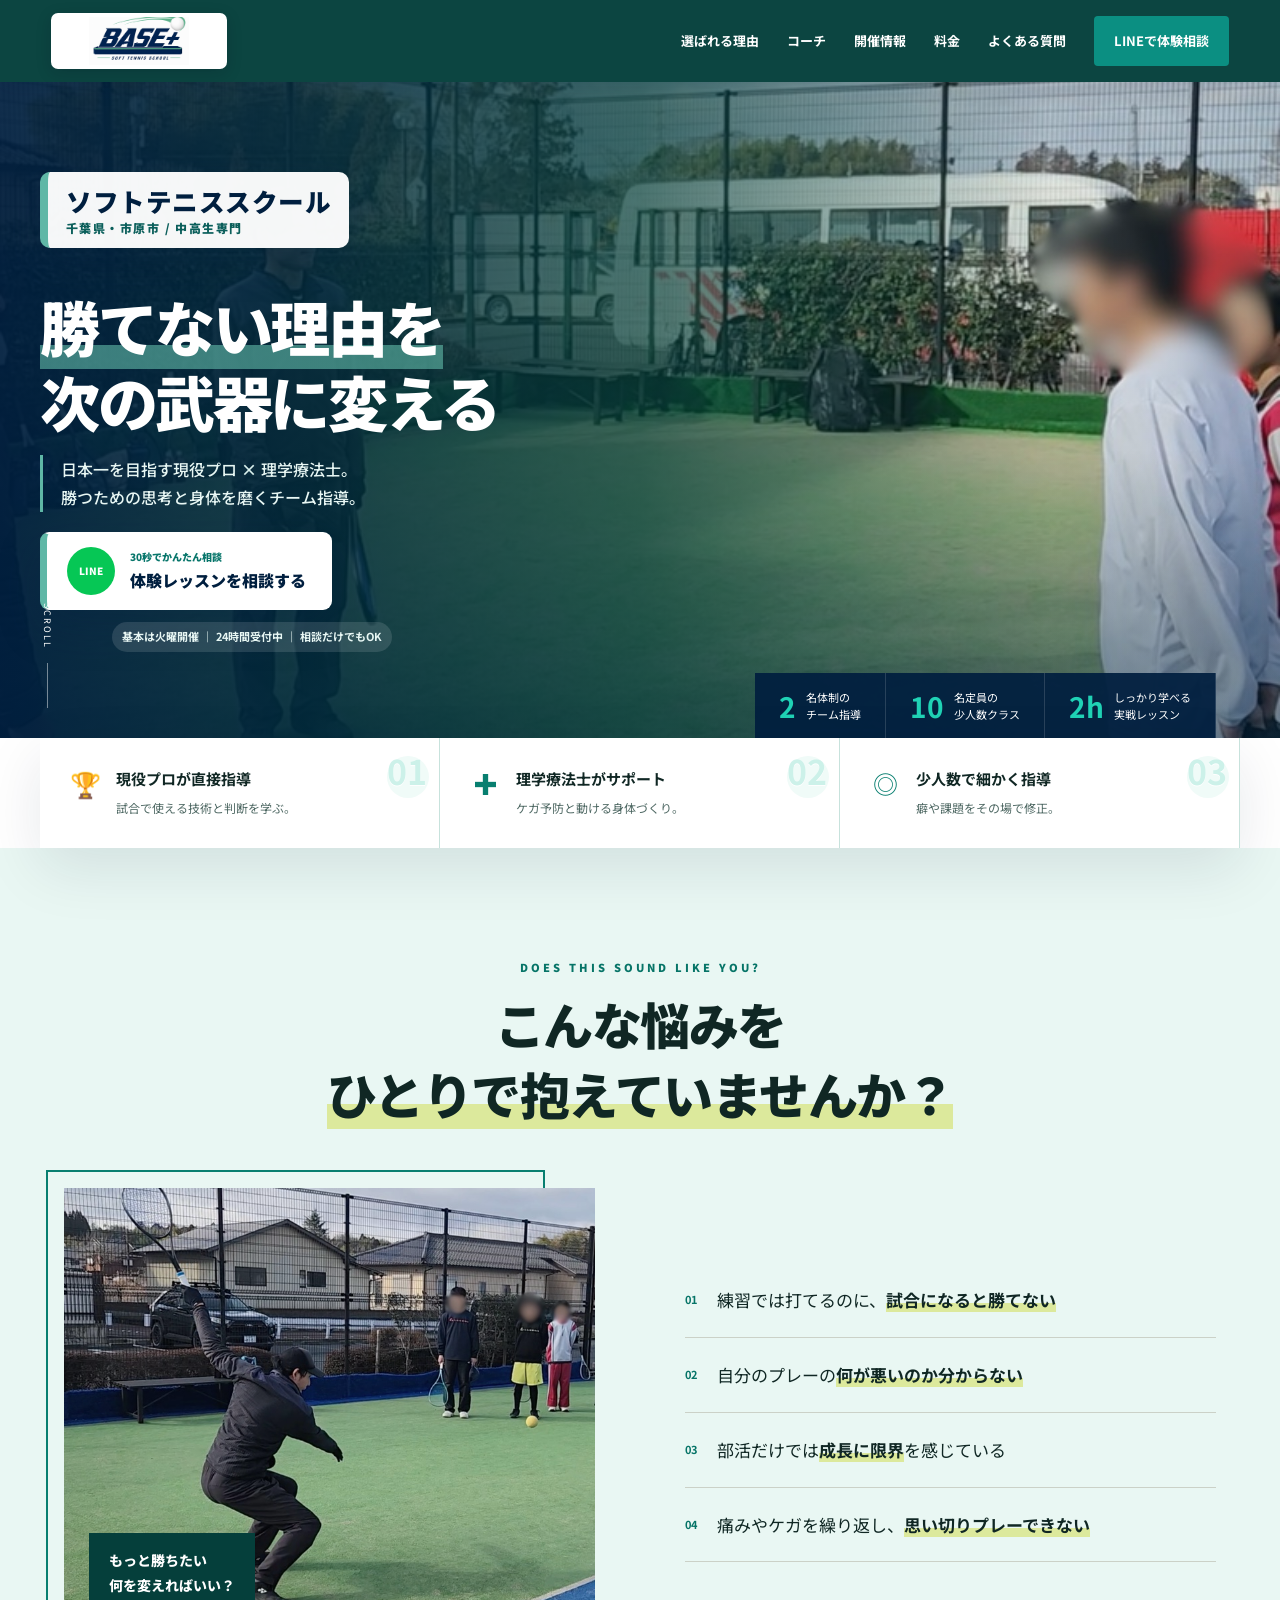
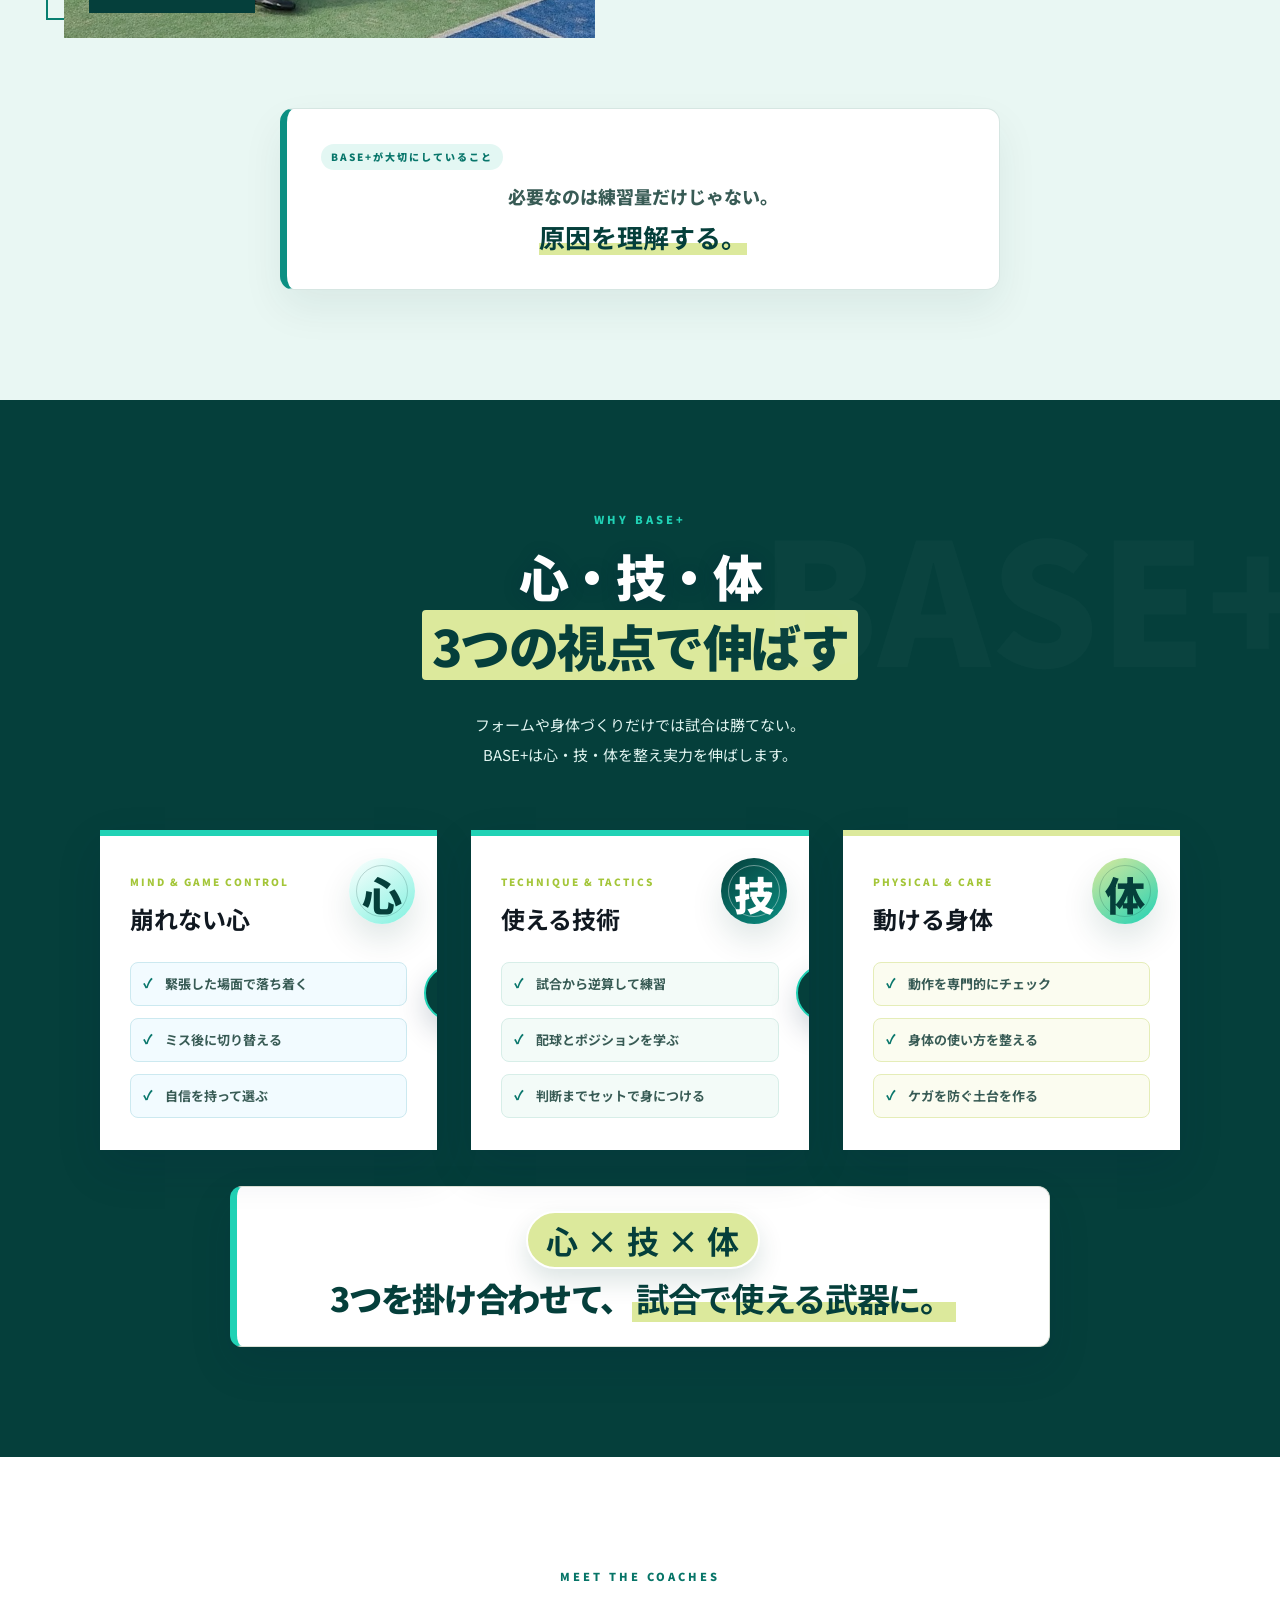
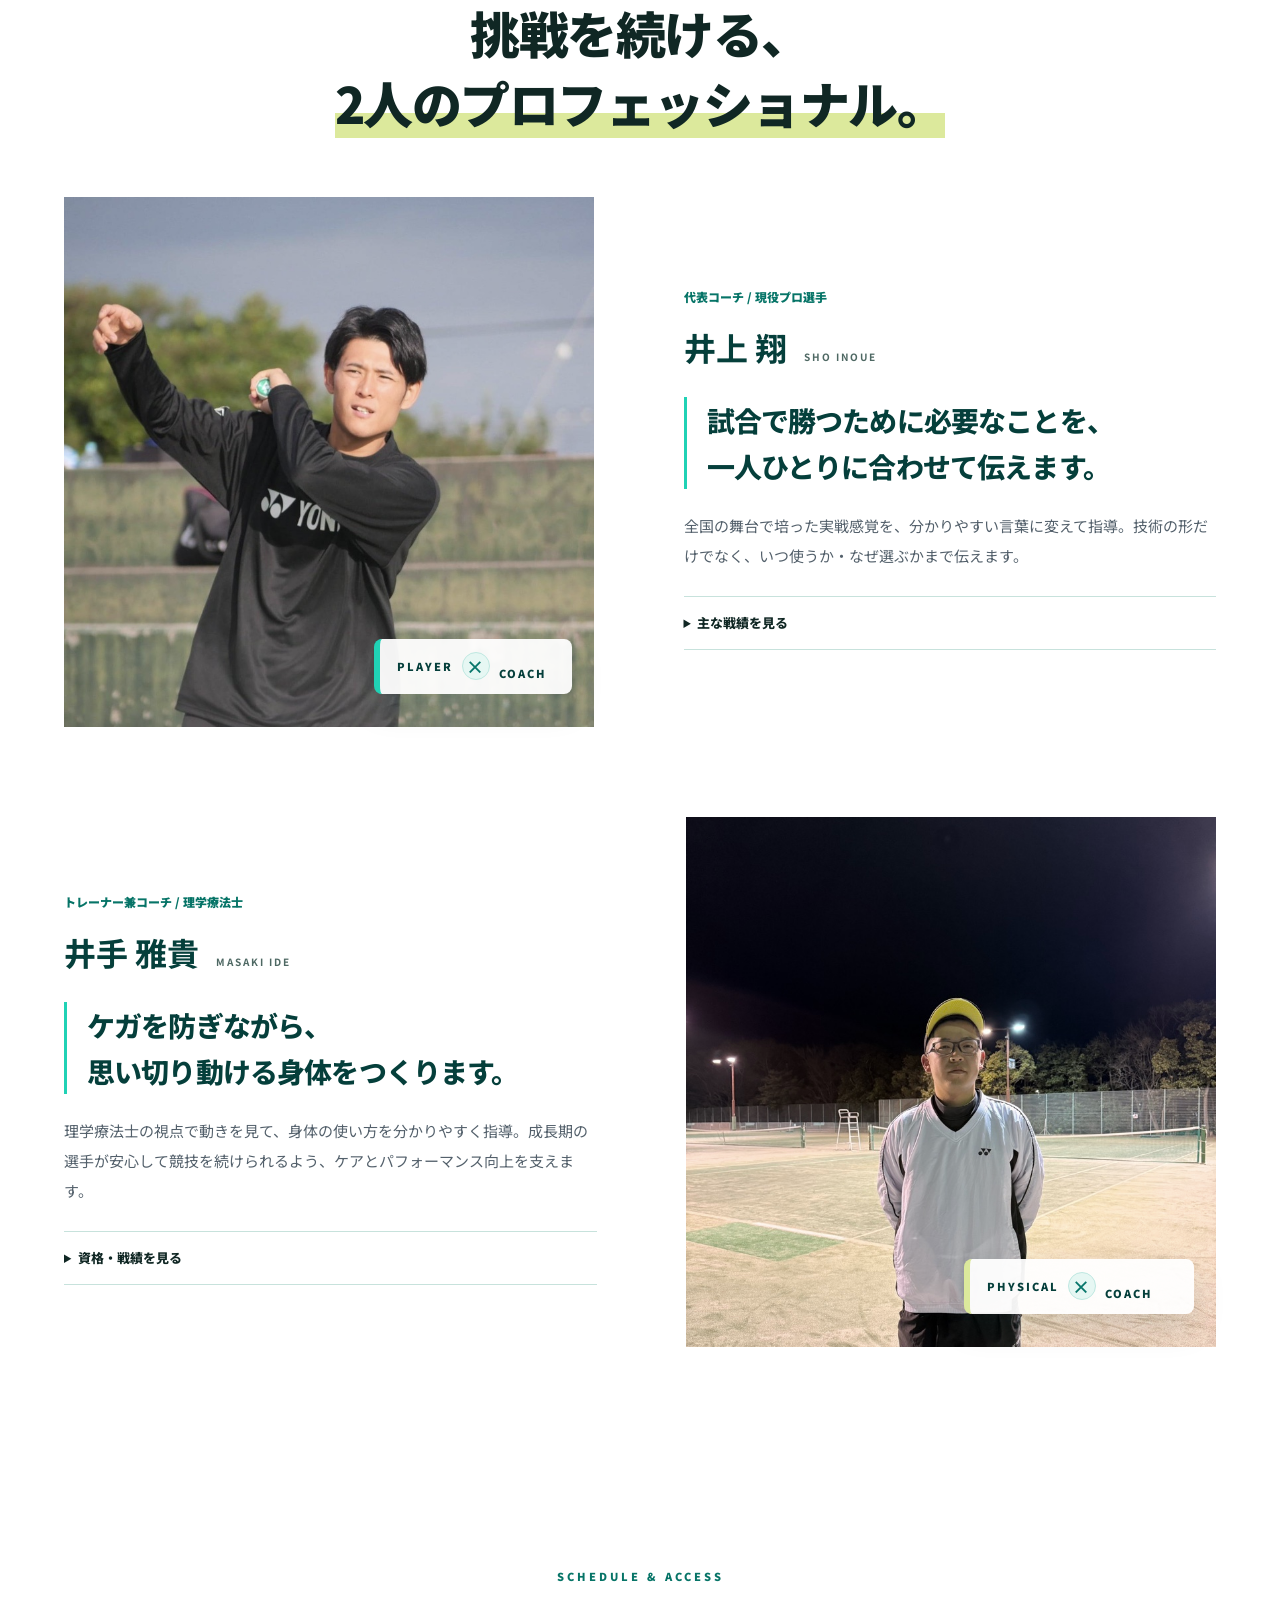
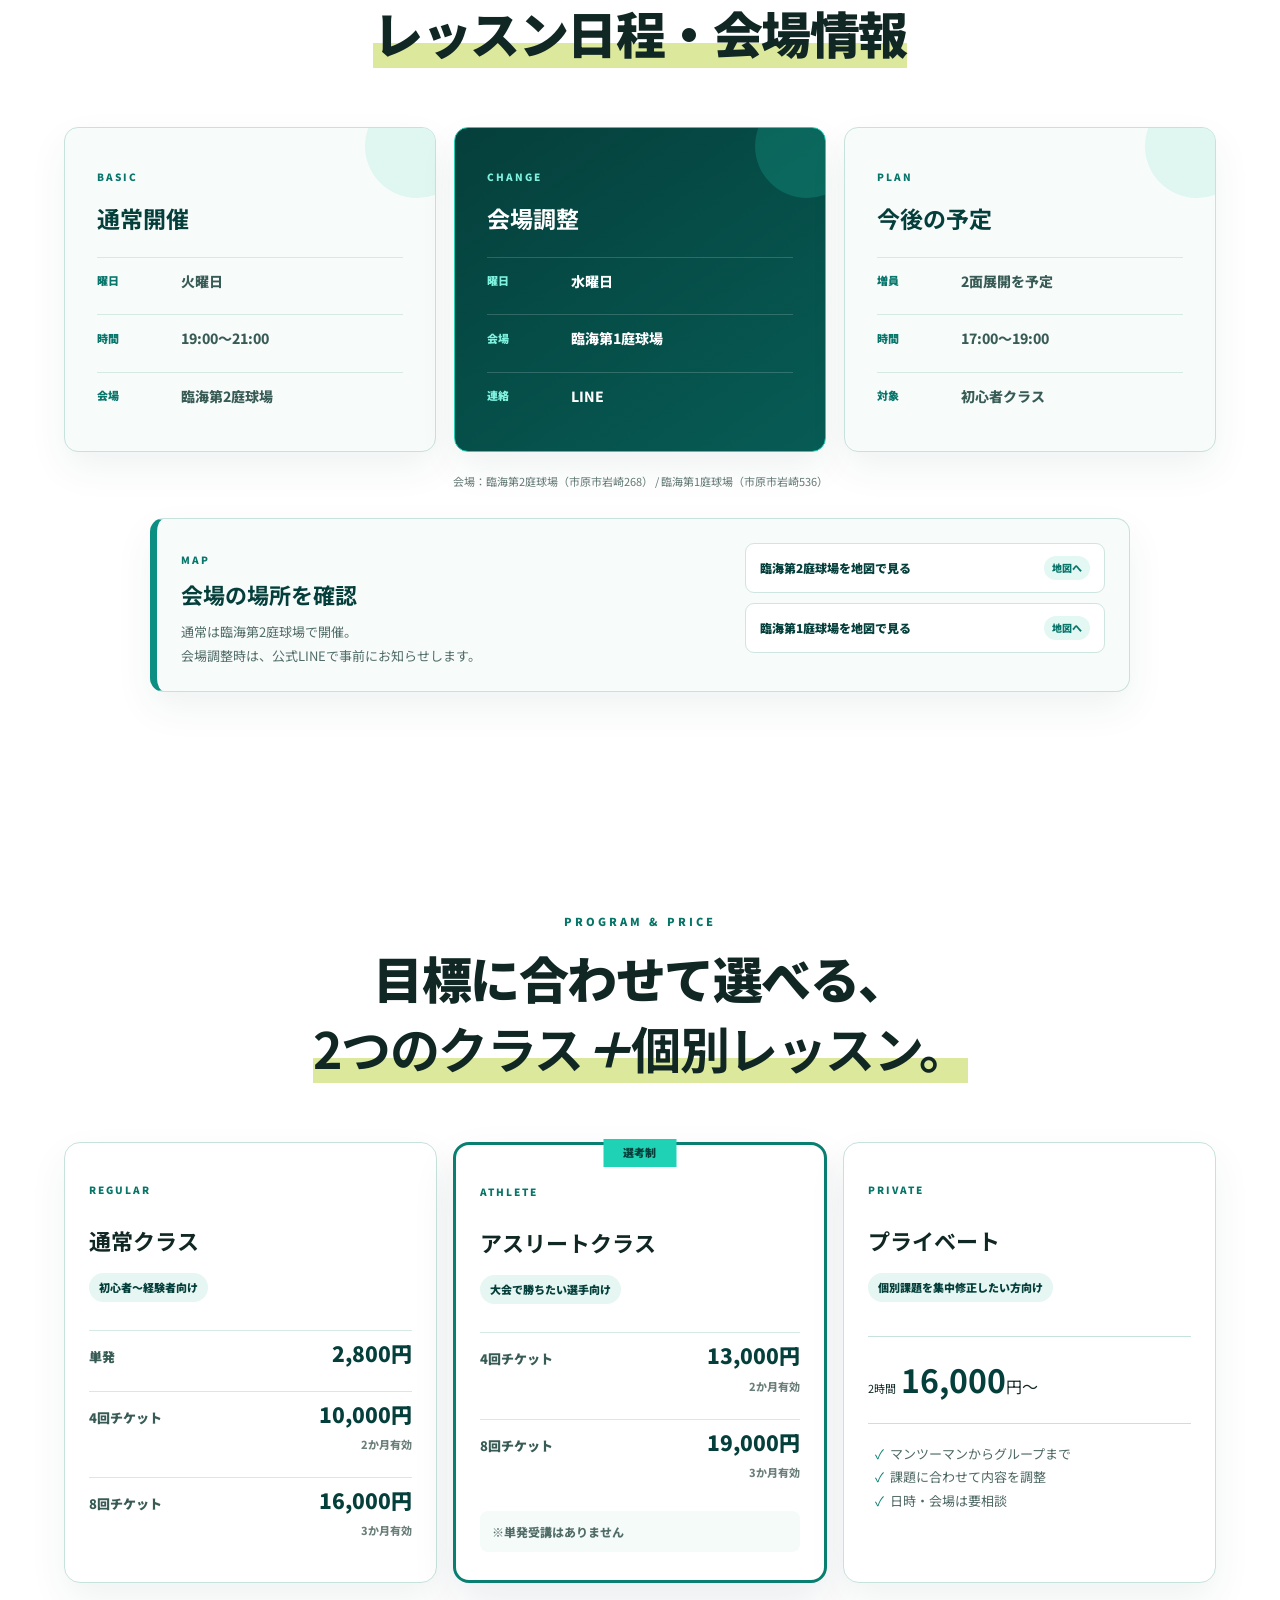
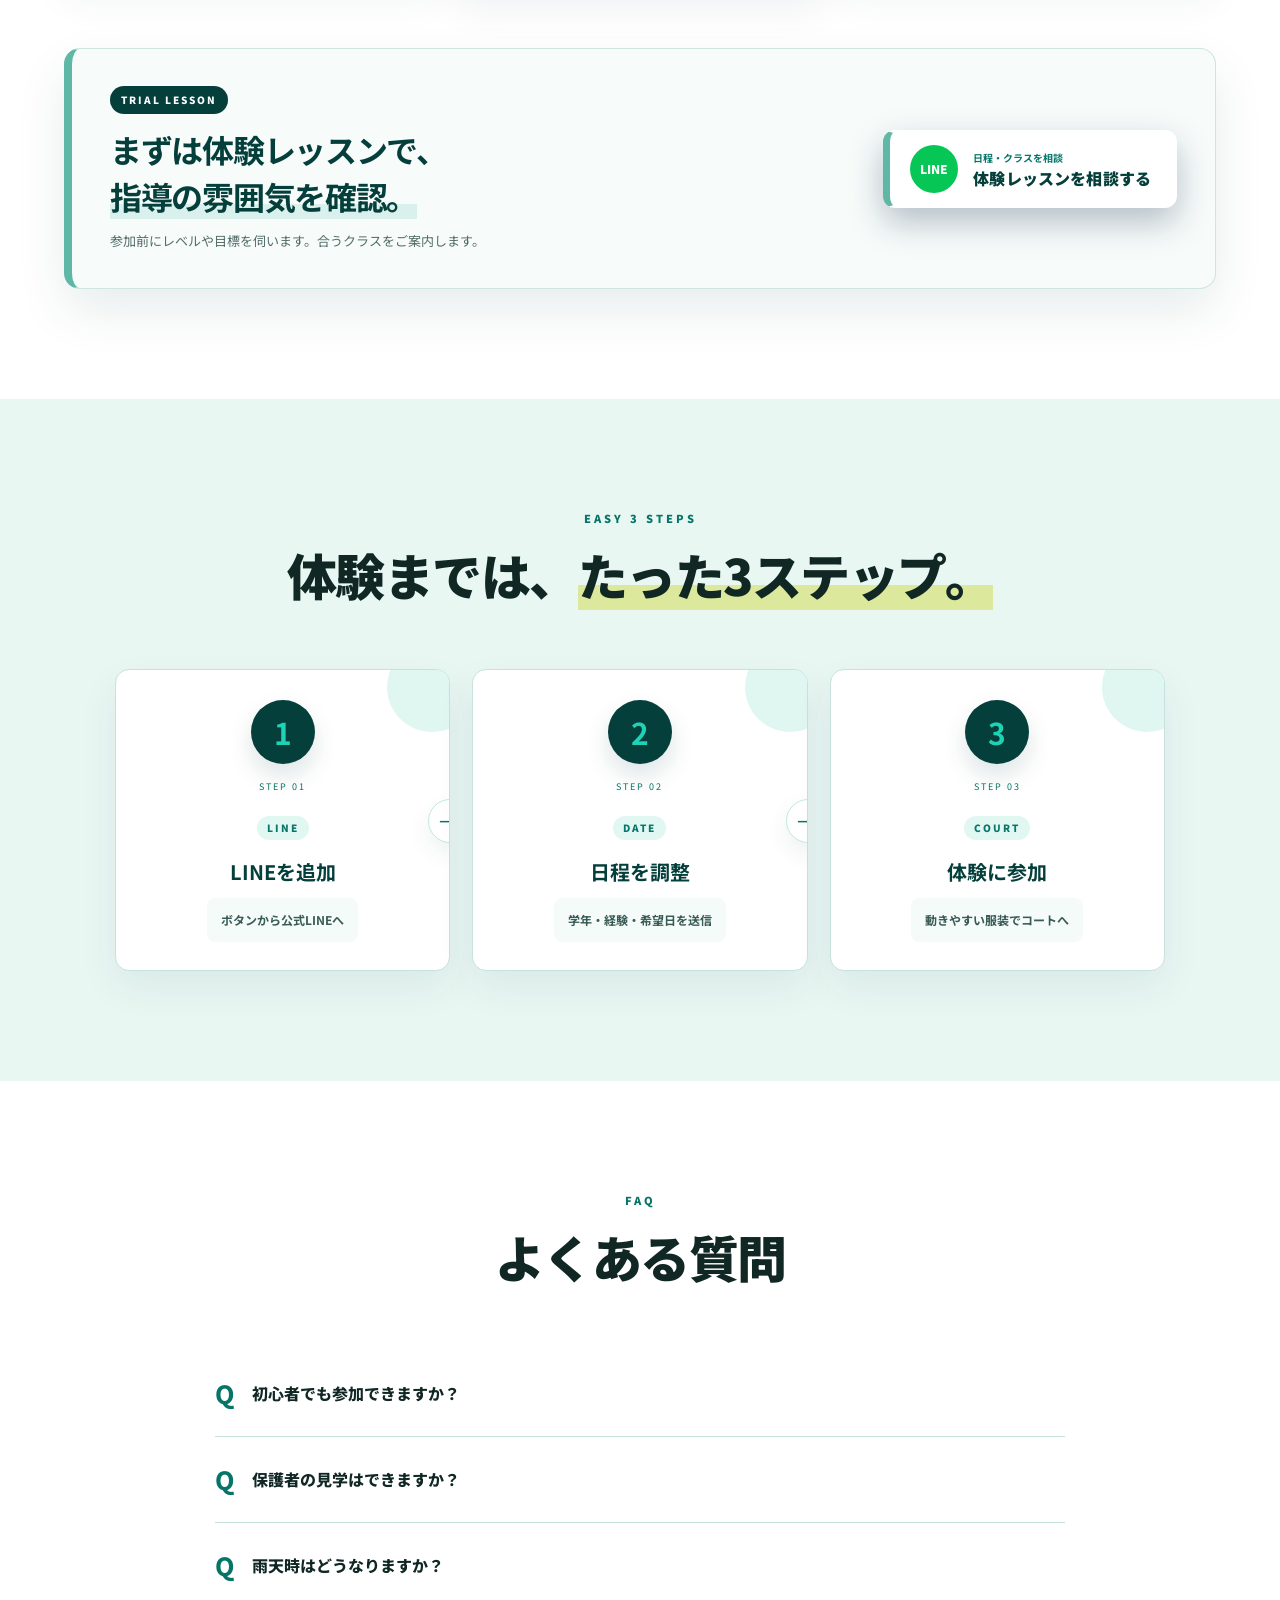
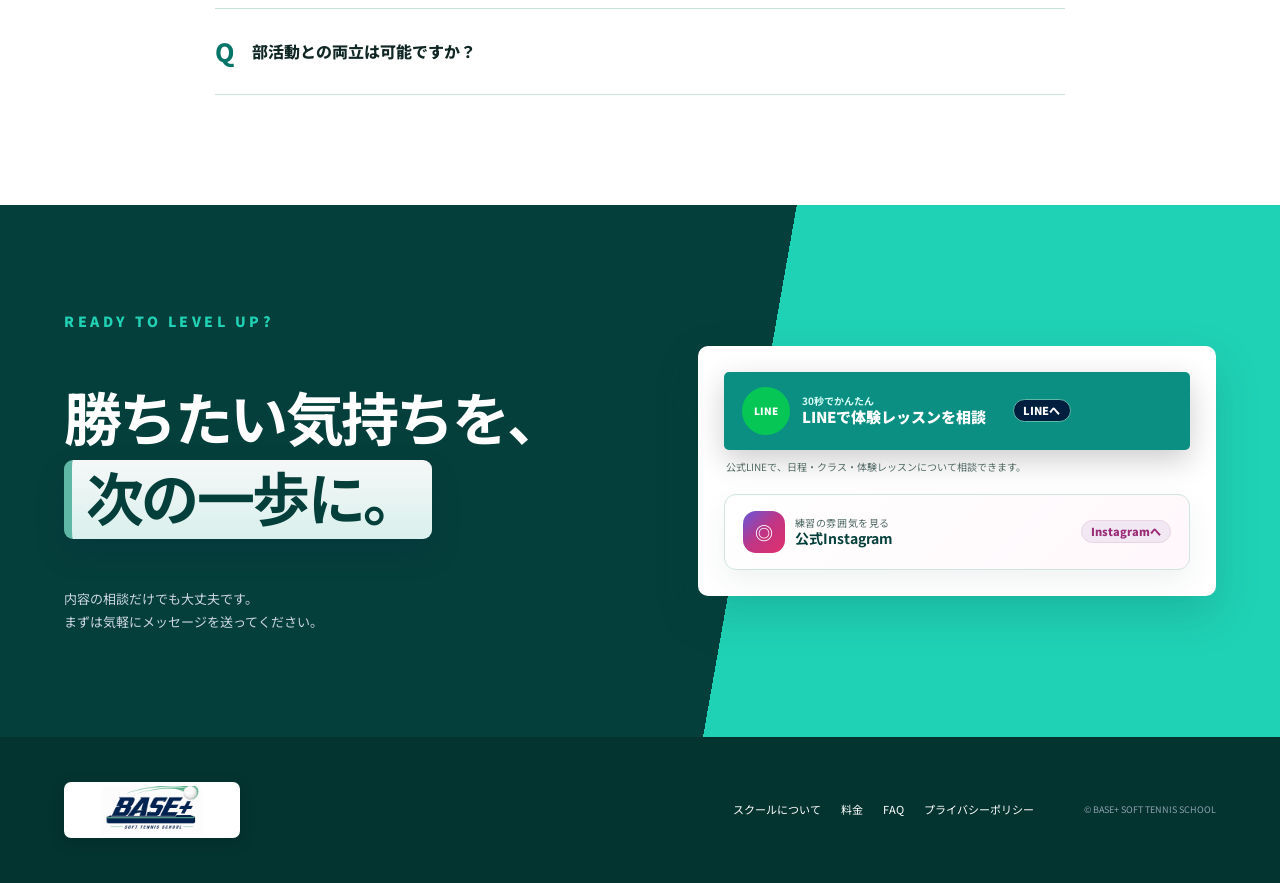
<file: index.html>
<!doctype html>
<html lang="ja">
<head>
  <meta charset="utf-8">
  <meta name="viewport" content="width=device-width,initial-scale=1,viewport-fit=cover">
  <title>BASE+｜市原市の中高生向けソフトテニススクール</title>
  <meta name="description" content="現役プロ選手と理学療法士が、技術・戦術・身体づくりをチームで指導。千葉県市原市の中高生向けソフトテニススクールBASE+。">
  <meta name="theme-color" content="#053f3b">
  <!-- Google tag (gtag.js) -->
  <script async src="https://www.googletagmanager.com/gtag/js?id=G-0CYXQYC66J"></script>
  <script>
    window.dataLayer = window.dataLayer || [];
    function gtag(){dataLayer.push(arguments);}
    gtag('js', new Date());

    gtag('config', 'G-0CYXQYC66J');
  </script>
  <script>
    const selectedTheme = new URLSearchParams(location.search).get("theme");
    const selectedResults = new URLSearchParams(location.search).get("results");
    const selectedNext = new URLSearchParams(location.search).get("next");
    const selectedHero = new URLSearchParams(location.search).get("hero");
    document.documentElement.dataset.theme = ["court", "royal", "indigo", "graphite", "ocean"].includes(selectedTheme) ? selectedTheme : "court";
    document.documentElement.dataset.results = ["white", "aqua", "split", "night"].includes(selectedResults) ? selectedResults : "white";
    document.documentElement.dataset.next = ["teal", "navy", "mist", "blue", "outline"].includes(selectedNext) ? selectedNext : "navy";
    document.documentElement.dataset.hero = ["navy", "white", "court", "clean", "athlete"].includes(selectedHero) ? selectedHero : "navy";
  </script>
  <link rel="preconnect" href="https://fonts.googleapis.com">
  <link rel="preconnect" href="https://fonts.gstatic.com" crossorigin>
  <link href="https://fonts.googleapis.com/css2?family=Noto+Sans+JP:wght@400;500;700;800;900&display=swap" rel="stylesheet">
  <link rel="stylesheet" href="style.css?v=why-copy-final-20260708">
  <script src="script.js?v=ga-clicks-20260819" defer></script>
</head>
<body>
  <a class="skip-link" href="#main">本文へスキップ</a>
  <header class="header" id="top">
    <a class="logo brand-mark" href="#top" aria-label="BASE+ ソフトテニススクール トップへ">
      <img src="images/base-plus-logo-header.png" alt="BASE+ SOFT TENNIS SCHOOL">
    </a>
    <button class="menu-button" aria-expanded="false" aria-controls="global-nav"><span></span><span></span><span></span><b>MENU</b></button>
    <nav id="global-nav" class="nav" aria-label="メインナビゲーション">
      <a href="#reason">選ばれる理由</a><a href="#coaches">コーチ</a><a href="#schedule">開催情報</a><a href="#price">料金</a><a href="#faq">よくある質問</a>
      <a class="nav-cta js-line-link" href="#contact" data-ga-event="line_click" data-ga-location="header_nav" data-ga-label="LINEで体験相談" data-ga-trial="true">LINEで体験相談</a>
    </nav>
  </header>

  <main id="main">
    <section class="hero">
      <img class="hero-image" src="images/hero-main.jpg" alt="コートでソフトテニスを指導するBASE+のコーチ">
      <div class="hero-overlay"></div>
      <div class="hero-copy">
        <p class="hero-school-label"><span>ソフトテニススクール</span><small>千葉県・市原市 / 中高生専門</small></p>
        <h1><span><em>勝てない理由を</em></span><span>次の武器に変える</span></h1>
        <p class="hero-lead">日本一を目指す現役プロ <b>×</b> 理学療法士。<br>勝つための思考と身体を磨くチーム指導。</p>
        <a class="line-button js-line-link" href="#contact" data-ga-event="line_click" data-ga-location="hero" data-ga-label="体験レッスンを相談する" data-ga-trial="true"><span class="line-icon">LINE</span><span><small>30秒でかんたん相談</small>体験レッスンを相談する</span></a>
        <p class="microcopy">基本は火曜開催 ｜ 24時間受付中 ｜ 相談だけでもOK</p>
      </div>
      <div class="hero-stats">
        <div><strong>2</strong><span>名体制の<br>チーム指導</span></div>
        <div><strong>10</strong><span>名定員の<br>少人数クラス</span></div>
        <div><strong>2h</strong><span>しっかり学べる<br>実戦レッスン</span></div>
      </div>
      <p class="scroll">SCROLL <span></span></p>
    </section>

    <section class="benefits" aria-label="BASE+の特徴">
      <article><b>01</b><span class="icon">🏆</span><div><h2>現役プロが直接指導</h2><p>試合で使える技術と判断を学ぶ。</p></div></article>
      <article><b>02</b><span class="icon">✚</span><div><h2>理学療法士がサポート</h2><p>ケガ予防と動ける身体づくり。</p></div></article>
      <article><b>03</b><span class="icon">◎</span><div><h2>少人数で細かく指導</h2><p>癖や課題をその場で修正。</p></div></article>
    </section>

    <section class="section pain">
      <div class="section-title reveal"><p>DOES THIS SOUND LIKE YOU?</p><h2>こんな悩みを<br><span>ひとりで抱えていませんか？</span></h2></div>
      <div class="pain-grid">
        <div class="pain-photo reveal"><img src="images/pain-forehand.jpg" alt="ソフトテニスのフォアハンドを練習する選手"><span>もっと勝ちたい<br>何を変えればいい？</span></div>
        <ul class="pain-list reveal">
          <li><b>01</b><span>練習では打てるのに、<strong>試合になると勝てない</strong></span></li>
          <li><b>02</b><span>自分のプレーの<strong>何が悪いのか分からない</strong></span></li>
          <li><b>03</b><span>部活だけでは<strong>成長に限界</strong>を感じている</span></li>
          <li><b>04</b><span>痛みやケガを繰り返し、<strong>思い切りプレーできない</strong></span></li>
        </ul>
      </div>
      <div class="answer reveal">
        <span>BASE+が大切にしていること</span>
        <p>必要なのは練習量だけじゃない。<br><strong>原因を理解する。</strong></p>
      </div>
    </section>

    <section id="reason" class="section reason">
      <div class="section-title light reveal"><p>WHY BASE+</p><h2>心・技・体<br><span>3つの視点で伸ばす</span></h2></div>
      <p class="reason-intro reveal">フォームや身体づくりだけでは試合は勝てない。<br>BASE+は心・技・体を整え実力を伸ばします。</p>
      <div class="method-result-composite reveal" aria-label="心技体を掛け合わせる成長イメージ">
        <div class="composite-details">
          <article>
            <p>MIND & GAME CONTROL</p>
            <span>心</span>
            <h3>崩れない心</h3>
            <ul><li>緊張した場面で落ち着く</li><li>ミス後に切り替える</li><li>自信を持って選ぶ</li></ul>
          </article>
          <article>
            <p>TECHNIQUE & TACTICS</p>
            <span>技</span>
            <h3>使える技術</h3>
            <ul><li>試合から逆算して練習</li><li>配球とポジションを学ぶ</li><li>判断までセットで身につける</li></ul>
          </article>
          <article>
            <p>PHYSICAL & CARE</p>
            <span>体</span>
            <h3>動ける身体</h3>
            <ul><li>動作を専門的にチェック</li><li>身体の使い方を整える</li><li>ケガを防ぐ土台を作る</li></ul>
          </article>
        </div>
        <div class="composite-result">
          <b>心 × 技 × 体</b>
          <p>3つを掛け合わせて、<strong>試合で使える武器に。</strong></p>
        </div>
      </div>
    </section>

    <section id="coaches" class="section coaches">
      <div class="section-title reveal"><p>MEET THE COACHES</p><h2>挑戦を続ける、<br><span>2人のプロフェッショナル。</span></h2></div>
      <div class="coach-grid">
        <article class="coach-card reveal">
          <div class="coach-photo"><img src="images/28841_0.jpg" alt="代表コーチ 井上翔"><p>PLAYER<br><b>×</b><br>COACH</p></div>
          <div class="coach-copy"><p class="coach-role">代表コーチ / 現役プロ選手</p><h3>井上 翔 <small>SHO INOUE</small></h3><blockquote>試合で勝つために必要なことを、<br>一人ひとりに合わせて伝えます。</blockquote>
            <p>全国の舞台で培った実戦感覚を、分かりやすい言葉に変えて指導。技術の形だけでなく、いつ使うか・なぜ選ぶかまで伝えます。</p>
            <details><summary>主な戦績を見る</summary><ul><li>天皇杯出場 / 千葉国体メンバー</li><li>東日本学生シングルス選手権 3位</li><li>千葉県選手権ダブルス 優勝</li><li>関東学生秋季リーグ 2部全勝賞</li></ul></details>
          </div>
        </article>
        <article class="coach-card reverse reveal">
          <div class="coach-photo"><img src="images/coach-ide.jpg" alt="トレーナー兼コーチ 井手雅貴"><p>PHYSICAL<br><b>×</b><br>COACH</p></div>
          <div class="coach-copy"><p class="coach-role">トレーナー兼コーチ / 理学療法士</p><h3>井手 雅貴 <small>MASAKI IDE</small></h3><blockquote>ケガを防ぎながら、<br>思い切り動ける身体をつくります。</blockquote>
            <p>理学療法士の視点で動きを見て、身体の使い方を分かりやすく指導。成長期の選手が安心して競技を続けられるよう、ケアとパフォーマンス向上を支えます。</p>
            <details><summary>資格・戦績を見る</summary><ul><li>理学療法士 / NESTA-PFT</li><li>フォームソティックス認定メディカルアドバイザー</li><li>フットコントロールトレーナー B license</li><li>個人 関東ベスト32 / 団体 全国大会出場</li></ul></details>
          </div>
        </article>
      </div>
    </section>

    <section id="results" class="section results">
      <div class="section-title light reveal"><p>GROWTH STORIES</p><h2>レッスン生の声は、<br><span>現在準備中です。</span></h2></div>
      <div class="result-grid">
        <article class="reveal"><span>VOICE / レッスン生</span><strong>実際の声を掲載予定です。</strong><p>レッスンで感じた変化や、試合への向き合い方の変化を紹介していきます。</p></article>
        <article class="reveal"><span>PARENT / 保護者</span><strong>保護者の声も掲載予定です。</strong><p>指導の分かりやすさや、安心して通えるポイントを掲載していきます。</p></article>
        <article class="reveal highlight"><span>NEXT STORY</span><strong>まずは体験レッスンで、<br>雰囲気を確認できます。</strong><a class="js-line-link" href="#contact" data-ga-event="line_click" data-ga-location="results_next_story" data-ga-label="体験レッスンを相談する" data-ga-trial="true">体験レッスンを相談する</a></article>
      </div>
      <div class="voice-preview reveal" aria-label="掲載イメージ">
        <p class="voice-preview-label">VOICE SAMPLE / 掲載イメージ</p>
        <div>
          <article>
            <span>中学2年生 / 前衛</span>
            <strong>「試合中に迷う時間が減りました。」</strong>
            <p>打ち方だけでなく、相手の立ち位置を見て次の一本を選ぶ考え方を教えてもらえました。練習試合でも、自分から声を出せるようになりました。</p>
          </article>
          <article>
            <span>保護者 / 中学生の母</span>
            <strong>「子どもが練習の意味を話してくれるように。」</strong>
            <p>以前は結果だけで落ち込むことが多かったのですが、今は何を直せばいいかを自分の言葉で話してくれます。身体の面も見てもらえるので安心です。</p>
          </article>
        </div>
        <small>※上記は掲載時の見え方を確認するための仮テキストです。公開時は実際の受講生・保護者の声に差し替えます。</small>
      </div>
    </section>

    <section id="schedule" class="section schedule">
      <div class="section-title reveal"><p>SCHEDULE & ACCESS</p><h2><span>レッスン日程・会場情報</span></h2></div>
      <div class="schedule-grid reveal">
        <article>
          <span>BASIC</span>
          <h3>通常開催</h3>
          <dl>
            <div><dt>曜日</dt><dd>火曜日</dd></div>
            <div><dt>時間</dt><dd>19:00〜21:00</dd></div>
            <div><dt>会場</dt><dd>臨海第2庭球場</dd></div>
          </dl>
        </article>
        <article class="schedule-featured">
          <span>CHANGE</span>
          <h3>会場調整</h3>
          <dl>
            <div><dt>曜日</dt><dd>水曜日</dd></div>
            <div><dt>会場</dt><dd>臨海第1庭球場</dd></div>
            <div><dt>連絡</dt><dd>LINE</dd></div>
          </dl>
        </article>
        <article>
          <span>PLAN</span>
          <h3>今後の予定</h3>
          <dl>
            <div><dt>増員</dt><dd>2面展開を予定</dd></div>
            <div><dt>時間</dt><dd>17:00〜19:00</dd></div>
            <div><dt>対象</dt><dd>初心者クラス</dd></div>
          </dl>
        </article>
      </div>
      <p class="schedule-note">会場：臨海第2庭球場（市原市岩崎268） / 臨海第1庭球場（市原市岩崎536）</p>
      <div class="schedule-map reveal">
        <div>
          <span>MAP</span>
          <h3>会場の場所を確認</h3>
          <p>通常は臨海第2庭球場で開催。<br>会場調整時は、公式LINEで事前にお知らせします。</p>
        </div>
        <div class="map-links">
          <a href="https://www.google.com/maps/search/?api=1&query=%E8%87%A8%E6%B5%B7%E7%AC%AC2%E5%BA%AD%E7%90%83%E5%A0%B4%20%E5%B8%82%E5%8E%9F%E5%B8%82%E5%B2%A9%E5%B4%8E268" target="_blank" rel="noopener">臨海第2庭球場を地図で見る</a>
          <a href="https://www.google.com/maps/search/?api=1&query=%E8%87%A8%E6%B5%B7%E7%AC%AC1%E5%BA%AD%E7%90%83%E5%A0%B4%20%E5%B8%82%E5%8E%9F%E5%B8%82%E5%B2%A9%E5%B4%8E536" target="_blank" rel="noopener">臨海第1庭球場を地図で見る</a>
        </div>
      </div>
    </section>

    <section id="price" class="section pricing">
      <div class="section-title reveal"><p>PROGRAM & PRICE</p><h2>目標に合わせて選べる、<br><span class="price-title-combo"><b>2つのクラス</b><i>＋</i><b>個別レッスン。</b></span></h2></div>
      <div class="price-grid reveal">
        <article>
          <p class="price-tag">REGULAR</p>
          <h3>通常クラス</h3>
          <p class="class-target">初心者〜経験者向け</p>
          <div class="ticket-list">
            <p><span>単発</span><strong>2,800円</strong></p>
            <p><span>4回チケット</span><strong>10,000円</strong><small>2か月有効</small></p>
            <p><span>8回チケット</span><strong>16,000円</strong><small>3か月有効</small></p>
          </div>
        </article>
        <article class="recommended">
          <p class="recommend">選考制</p>
          <p class="price-tag">ATHLETE</p>
          <h3>アスリートクラス</h3>
          <p class="class-target">大会で勝ちたい選手向け</p>
          <div class="ticket-list">
            <p><span>4回チケット</span><strong>13,000円</strong><small>2か月有効</small></p>
            <p><span>8回チケット</span><strong>19,000円</strong><small>3か月有効</small></p>
          </div>
          <p class="price-note">※単発受講はありません</p>
        </article>
        <article>
          <p class="price-tag">PRIVATE</p>
          <h3>プライベート</h3>
          <p class="class-target">個別課題を集中修正したい方向け</p>
          <p class="price"><small>2時間</small><strong>16,000</strong>円〜</p>
          <ul><li>マンツーマンからグループまで</li><li>課題に合わせて内容を調整</li><li>日時・会場は要相談</li></ul>
        </article>
      </div>
      <div class="trial-banner reveal">
        <div class="trial-copy">
          <p>TRIAL LESSON</p>
          <h3>まずは体験レッスンで、<br><strong>指導の雰囲気を確認。</strong></h3>
          <span>参加前にレベルや目標を伺います。合うクラスをご案内します。</span>
        </div>
        <a class="line-button js-line-link" href="#contact" data-ga-event="line_click" data-ga-location="trial_banner" data-ga-label="体験レッスンを相談する" data-ga-trial="true"><span class="line-icon">LINE</span><span><small>日程・クラスを相談</small><b>体験レッスンを相談する</b></span></a>
      </div>
    </section>

    <section class="section flow">
      <div class="section-title reveal"><p>EASY 3 STEPS</p><h2>体験までは、<span>たった3ステップ。</span></h2></div>
      <ol class="steps reveal"><li><b>1</b><span>STEP 01</span><em>LINE</em><strong>LINEを追加</strong><p>ボタンから公式LINEへ</p></li><li><b>2</b><span>STEP 02</span><em>DATE</em><strong>日程を調整</strong><p>学年・経験・希望日を送信</p></li><li><b>3</b><span>STEP 03</span><em>COURT</em><strong>体験に参加</strong><p>動きやすい服装でコートへ</p></li></ol>
    </section>

    <section id="faq" class="section faq">
      <div class="section-title reveal"><p>FAQ</p><h2>よくある質問</h2></div>
      <div class="faq-list reveal">
        <details><summary><span>Q</span>初心者でも参加できますか？</summary><p>競技志向の中高生を中心としたスクールです。経験が浅い方も、現在のレベルと目標をLINEで伺ったうえで最適なクラスをご案内します。</p></details>
        <details><summary><span>Q</span>保護者の見学はできますか？</summary><p>はい、可能です。実際の指導内容やお子さまの様子を安心してご覧いただけます。</p></details>
        <details><summary><span>Q</span>雨天時はどうなりますか？</summary><p>中止・振替などの判断は、参加者向けの連絡手段で速やかにお知らせします。</p></details>
        <details><summary><span>Q</span>部活動との両立は可能ですか？</summary><p>現在は火曜日の19:00〜21:00を中心に開催しています。人数やコート状況に応じて、水曜日や17:00〜19:00枠も順次用意していく予定です。</p></details>
      </div>
    </section>

    <section id="contact" class="contact">
      <div class="contact-copy reveal"><p>READY TO LEVEL UP?</p><h2><span class="line-plain">勝ちたい気持ちを、</span><span class="line-accent">次の一歩に。</span></h2><p>内容の相談だけでも大丈夫です。<br>まずは気軽にメッセージを送ってください。</p></div>
      <div class="contact-actions reveal">
        <a class="line-button js-line-link" href="#line-notice" data-ga-event="line_click" data-ga-location="contact" data-ga-label="LINEで体験レッスンを相談" data-ga-trial="true"><span class="line-icon">LINE</span><span><small>30秒でかんたん</small>LINEで体験レッスンを相談</span><i>LINEへ</i></a>
        <p id="line-notice">公式LINEで、日程・クラス・体験レッスンについて相談できます。</p>
        <div class="contact-links">
          <a class="contact-link instagram-link" href="https://www.instagram.com/st.sho18?igsh=eXJreG9iZjVuc2k0" target="_blank" rel="noopener" data-ga-event="instagram_click" data-ga-location="contact" data-ga-label="公式Instagram"><span class="contact-link-icon">◎</span><span><small>練習の雰囲気を見る</small><strong>公式Instagram</strong></span><i>Instagramへ</i></a>
        </div>
      </div>
    </section>
  </main>

  <footer><a class="logo brand-mark footer-logo" href="#top" aria-label="BASE+ ソフトテニススクール トップへ"><img src="images/base-plus-logo-header.png" alt="BASE+ SOFT TENNIS SCHOOL"></a><div><a href="#reason">スクールについて</a><a href="#price">料金</a><a href="#faq">FAQ</a><a href="#">プライバシーポリシー</a></div><p>© BASE+ SOFT TENNIS SCHOOL</p></footer>
  <a class="floating-line js-line-link" href="#contact" data-ga-event="line_click" data-ga-location="floating_mobile" data-ga-label="体験レッスンを相談" data-ga-trial="true"><span>LINE</span><b>体験レッスンを相談</b></a>
</body>
</html>
</file>
<file: style.css>
:root{--navy:#001f3f;--navy2:#052b50;--lime:#b6d53b;--lime2:#a4c639;--orange:#ff8c00;--ink:#101820;--muted:#66717d;--paper:#f5f7f2;--white:#fff;--line:#dce2d7}
*{box-sizing:border-box}html{scroll-behavior:smooth;scroll-padding-top:82px;overflow-x:clip}body{margin:0;font-family:"Noto Sans JP",sans-serif;color:var(--ink);line-height:1.8;overflow-x:clip}img{display:block;width:100%}a{color:inherit;text-decoration:none}.skip-link{position:fixed;left:10px;top:-80px;background:#fff;padding:10px;z-index:999}.skip-link:focus{top:10px}.header{height:82px;display:flex;align-items:center;justify-content:space-between;padding:0 4vw;background:rgba(0,31,63,.97);color:#fff;position:sticky;top:0;z-index:100;box-shadow:0 4px 20px #001f3f22}.brand-mark{display:block;width:174px;height:62px;overflow:hidden;background:#fff;border-radius:5px;box-shadow:0 4px 15px #00102033}.brand-mark img{width:174px;max-width:none;transform:translateY(-45px)}.nav{display:flex;align-items:center;gap:28px;font-weight:700;font-size:13px}.nav a:not(.nav-cta):hover{color:var(--lime)}.nav-cta{background:var(--lime);color:var(--navy);padding:13px 20px;border-radius:4px}.menu-button{display:none;background:none;border:0;color:#fff}.hero{height:calc(100vh - 82px);min-height:680px;position:relative;color:#fff;overflow:hidden;background:var(--navy)}.hero-image{position:absolute;inset:0;height:100%;object-fit:cover;object-position:center 40%}.hero-overlay{position:absolute;inset:0;background:linear-gradient(90deg,rgba(0,19,39,.94) 0%,rgba(0,31,63,.76) 43%,rgba(0,31,63,.08) 78%),linear-gradient(0deg,rgba(0,31,63,.6),transparent 40%)}.hero-copy{position:relative;padding:9vh 0 0 max(5vw,calc((100vw - 1200px)/2));width:min(750px,70vw);z-index:2}.hero-kicker{font-size:12px;font-weight:700;letter-spacing:1px}.hero-kicker span{display:inline-block;background:var(--lime);color:var(--navy);padding:5px 10px;margin-right:10px;text-transform:uppercase}.hero h1{font-size:clamp(42px,5.4vw,78px);line-height:1.25;letter-spacing:-.04em;margin:24px 0 18px;font-weight:900}.hero h1 em{color:var(--lime);font-style:normal}.hero-lead{font-size:clamp(15px,1.45vw,21px);font-weight:500;border-left:3px solid var(--lime);padding-left:18px}.hero-lead b{color:var(--lime)}.campaign{position:absolute;display:flex;align-items:center;gap:8px;right:20px;bottom:72px;transform:rotate(-6deg);background:var(--orange);border-radius:50%;width:126px;height:126px;justify-content:center;text-align:center;line-height:1.25;box-shadow:0 8px 25px #0005}.campaign strong{font-size:11px}.campaign b{font-size:23px}.line-button{display:flex;align-items:center;gap:15px;width:max-content;max-width:100%;background:var(--lime);color:var(--navy);font-weight:900;padding:13px 20px;border-radius:5px;box-shadow:0 10px 30px #0003;margin-top:26px;transition:.2s}.line-button:hover{transform:translateY(-3px);background:#c6e44a}.line-button small{display:block;font-size:10px;font-weight:700}.line-button i{font-style:normal;font-size:24px;margin-left:15px}.line-icon{display:grid;place-items:center;background:#06c755;color:#fff;border-radius:50%;width:48px;height:48px;font-size:10px;font-weight:900}.microcopy{font-size:11px;margin:8px 0 0 72px}.hero-stats{position:absolute;right:5vw;bottom:0;display:flex;background:rgba(0,31,63,.93);z-index:2}.hero-stats div{padding:20px 28px;display:flex;align-items:center;gap:10px;border-right:1px solid #ffffff25}.hero-stats strong{font-size:32px;color:var(--lime);line-height:1}.hero-stats span{font-size:11px;line-height:1.5}.scroll{position:absolute;left:30px;bottom:30px;z-index:2;font-size:9px;letter-spacing:2px;writing-mode:vertical-rl}.scroll span{display:inline-block;height:45px;border-left:1px solid var(--lime);margin-top:10px}.benefits{max-width:1200px;margin:0 auto;display:grid;grid-template-columns:repeat(3,1fr);background:#fff;position:relative;z-index:3;box-shadow:0 20px 60px #001f3f1a}.benefits article{padding:36px;display:flex;gap:17px;border-right:1px solid var(--line);position:relative}.benefits article>b{position:absolute;right:15px;top:4px;color:#eef1e8;font-size:38px}.benefits .icon{font-size:25px;color:var(--lime2)}.benefits h2{font-size:16px;margin:0 0 8px}.benefits p{font-size:12px;color:var(--muted);margin:0}.section{padding:110px max(5vw,calc((100vw - 1200px)/2))}.section-title{text-align:center;margin-bottom:60px}.section-title>p{color:var(--lime2);font-size:11px;letter-spacing:3px;font-weight:900;margin:0}.section-title h2{font-size:clamp(30px,4vw,50px);line-height:1.4;margin:10px 0;font-weight:900;letter-spacing:-.03em}.section-title h2 span{background:linear-gradient(transparent 65%,#dce99c 0)}.section-title.light{color:#fff}.section-title.light h2 span{color:var(--lime);background:none}.pain{background:var(--paper)}.pain-grid{display:grid;grid-template-columns:1fr 1fr;gap:7vw;align-items:center}.pain-photo{position:relative}.pain-photo:before{content:"";position:absolute;inset:-18px 50px 18px -18px;border:2px solid var(--lime2)}.pain-photo img{height:450px;object-fit:cover;position:relative;filter:saturate(.85)}.pain-photo span{position:absolute;left:25px;bottom:25px;background:var(--navy);color:#fff;padding:15px 20px;font-size:14px;font-weight:800}.pain-list{list-style:none;padding:0;margin:0}.pain-list li{padding:22px 0;border-bottom:1px solid #cbd1c7;display:flex;align-items:center;gap:20px;font-size:17px}.pain-list b{color:var(--lime2);font-size:11px}.pain-list strong{background:linear-gradient(transparent 65%,#dce99c 0)}.answer{text-align:center;margin:70px 0 0;font-size:18px}.answer strong{font-size:25px;color:var(--navy)}.reason,.results{background:var(--navy);color:#fff;position:relative}.reason:before{content:"BASE+";position:absolute;top:40px;right:-30px;font-size:170px;font-weight:900;color:#ffffff06}.reason-intro{max-width:700px;text-align:center;margin:-30px auto 60px;color:#ccd6df}.method{display:grid;grid-template-columns:1fr 70px 1fr;align-items:center;max-width:950px;margin:auto}.method article{background:#fff;color:var(--ink);padding:48px;min-height:410px;position:relative}.method article>p{font-size:10px;color:var(--lime2);letter-spacing:2px;font-weight:900}.method article>span{position:absolute;right:30px;top:25px;font-size:90px;font-weight:900;color:#edf1e4}.method h3{font-size:25px;position:relative}.method ul{padding-left:20px;color:var(--muted);font-size:14px}.method li::marker{color:var(--lime2)}.method-plus{font-size:50px;text-align:center;color:var(--lime)}.method-result{display:flex;align-items:center;justify-content:center;gap:20px;margin-top:40px}.method-result b{background:var(--lime);color:var(--navy);padding:4px 11px}.method-result p{font-size:20px}.method-result strong{color:var(--lime)}.coach-grid{display:grid;gap:90px}.coach-card{display:grid;grid-template-columns:46% 1fr;gap:7vw;align-items:center}.coach-card.reverse{grid-template-columns:1fr 46%}.coach-card.reverse .coach-photo{order:2}.coach-photo{position:relative}.coach-photo img{height:530px;object-fit:cover;object-position:center 25%;filter:saturate(.8)}.reverse .coach-photo img{object-position:center 20%}.coach-photo>p{position:absolute;right:-30px;bottom:30px;background:var(--lime);color:var(--navy);font-size:10px;letter-spacing:2px;line-height:1.2;width:110px;height:110px;border-radius:50%;display:grid;place-content:center;text-align:center;font-weight:900}.coach-photo b{font-size:22px}.coach-role{font-size:12px;color:var(--lime2);font-weight:900}.coach-copy h3{font-size:32px;margin:5px 0 20px}.coach-copy h3 small{font-size:10px;letter-spacing:2px;margin-left:10px;color:var(--muted)}blockquote{margin:0 0 22px;padding-left:20px;border-left:3px solid var(--lime);font-size:20px;font-weight:800;color:var(--navy)}.coach-copy>p:not(.coach-role){color:var(--muted);font-size:14px}.coach-copy details{border-top:1px solid var(--line);border-bottom:1px solid var(--line);padding:14px 0;margin-top:25px}.coach-copy summary{font-size:13px;font-weight:800;cursor:pointer}.coach-copy li{font-size:12px;color:var(--muted)}.result-grid{display:grid;grid-template-columns:repeat(3,1fr);gap:18px}.result-grid article{padding:38px;background:#0b3157;border-top:3px solid var(--lime);min-height:290px}.result-grid span{font-size:10px;color:var(--lime);letter-spacing:2px}.result-grid strong{display:block;font-size:18px;margin:25px 0}.result-grid p{font-size:13px;color:#c9d2dc}.result-grid .highlight{background:var(--lime);color:var(--navy)}.result-grid .highlight span{color:var(--navy)}.result-grid .highlight a{display:block;margin-top:35px;font-weight:900;font-size:13px}.note{text-align:center;color:#94a4b4;font-size:10px;margin-top:24px}.price-grid{display:grid;grid-template-columns:repeat(3,1fr);gap:20px;align-items:center}.price-grid article{padding:35px;border:1px solid var(--line);background:#fff;position:relative}.price-grid .recommended{border:3px solid var(--lime2);padding:50px 35px;box-shadow:0 20px 45px #001f3f15}.recommend{position:absolute;top:-17px;left:50%;transform:translateX(-50%);background:var(--lime);padding:4px 20px;font-size:11px;font-weight:900}.price-tag{font-size:10px;letter-spacing:2px;color:var(--lime2);font-weight:900}.price-grid h3{font-size:22px}.price{border-top:1px solid var(--line);border-bottom:1px solid var(--line);padding:14px 0}.price strong{font-size:36px;color:var(--navy)}.price small{font-size:11px;margin-right:5px}.price-grid ul{list-style:"✓  ";padding-left:22px;font-size:13px;color:var(--muted)}.price-grid li::marker{color:var(--lime2)}.trial-banner{margin-top:65px;background:var(--navy);color:#fff;padding:30px 40px;display:flex;align-items:center;justify-content:space-between;gap:30px}.trial-banner p{font-size:10px;letter-spacing:2px;color:var(--lime);margin:0}.trial-banner h3{margin:5px 0;font-size:22px}.trial-banner h3 strong{color:var(--lime)}.trial-banner span{font-size:12px;color:#cbd5df}.trial-banner .line-button{margin:0;flex-shrink:0}.trial-banner .line-icon{color:#fff}.flow{background:var(--paper)}.steps{list-style:none;padding:0;display:grid;grid-template-columns:repeat(3,1fr);max-width:1000px;margin:auto}.steps li{text-align:center;position:relative}.steps li:not(:last-child):after{content:"→";position:absolute;right:-10px;top:42%;color:var(--lime2);font-size:30px}.steps b{display:grid;place-items:center;margin:auto;width:75px;height:75px;border-radius:50%;background:var(--navy);color:var(--lime);font-size:30px}.steps span{display:block;font-size:9px;color:var(--lime2);letter-spacing:2px;margin:15px}.steps strong{font-size:19px}.steps p{font-size:12px;color:var(--muted)}.faq-list{max-width:850px;margin:auto}.faq details{border-bottom:1px solid var(--line);padding:20px 0}.faq summary{cursor:pointer;font-size:16px;font-weight:800;list-style:none;display:flex;align-items:center;gap:18px}.faq summary span{color:var(--lime2);font-size:25px}.faq details p{padding:10px 0 0 45px;color:var(--muted);font-size:13px}.contact{background:linear-gradient(100deg,#001f3f 0 58%,#b6d53b 58%);padding:90px max(5vw,calc((100vw - 1200px)/2));display:grid;grid-template-columns:1fr 1fr;color:#fff;gap:9vw;align-items:center}.contact-copy>p:first-child{font-size:10px;color:var(--lime);letter-spacing:3px}.contact h2{font-size:42px;line-height:1.35}.contact h2 span{color:var(--lime)}.contact-copy>p:last-child{font-size:13px;color:#cbd5df}.contact-actions{color:var(--navy)}.contact-actions .line-button{margin:0;background:#fff;width:100%}.contact-actions>p{font-size:10px;margin:6px}.sub-link{display:inline-block;font-size:12px;font-weight:800;margin:15px 15px 0 0;border-bottom:1px solid var(--navy)}footer{background:#00172e;color:#fff;padding:45px 5vw;display:flex;align-items:center;gap:50px}.footer-logo{margin-right:auto}footer>div{display:flex;gap:20px;font-size:11px}footer>p{font-size:9px;color:#8fa0b0}.floating-line{display:none}.reveal{opacity:0;transform:translateY(24px);transition:.7s}.reveal.visible{opacity:1;transform:none}
@media(max-width:850px){html{scroll-padding-top:66px}.header{height:66px;padding:0 18px}.header .brand-mark{width:142px;height:52px}.header .brand-mark img{width:142px;transform:translateY(-36px)}.nav{display:none;position:absolute;left:0;right:0;top:66px;background:var(--navy);padding:20px;flex-direction:column;align-items:stretch}.nav.open{display:flex}.menu-button{display:block;width:45px}.menu-button span{display:block;border-top:2px solid #fff;margin:5px}.menu-button b{font-size:7px}.hero{height:auto;min-height:720px}.hero-image{object-position:62% center}.hero-overlay{background:linear-gradient(90deg,rgba(0,23,46,.94),rgba(0,31,63,.42)),linear-gradient(0deg,rgba(0,31,63,.85),transparent 60%)}.hero-copy{padding:65px 20px 190px;width:100%}.hero-kicker{font-size:9px}.hero h1{font-size:39px;margin-top:20px}.hero-lead{font-size:14px}.campaign{width:92px;height:92px;right:18px;bottom:125px}.campaign b{font-size:18px}.hero-stats{left:0;right:0}.hero-stats div{flex:1;padding:14px 8px;justify-content:center}.hero-stats strong{font-size:24px}.hero-stats span{font-size:9px}.scroll{display:none}.benefits{display:block;margin:0 16px}.benefits article{padding:23px}.section{padding:75px 20px}.section-title{margin-bottom:40px}.section-title h2{font-size:29px}.pain-grid,.coach-card,.coach-card.reverse{grid-template-columns:1fr;gap:35px}.pain-photo img{height:300px}.pain-list li{font-size:14px;padding:17px 0}.answer{margin-top:45px;font-size:14px}.answer strong{font-size:18px}.method{grid-template-columns:1fr}.method article{padding:35px;min-height:0}.method-plus{height:60px}.method-result{align-items:flex-start}.method-result p{font-size:15px;margin:0}.coach-grid{gap:70px}.coach-card.reverse .coach-photo{order:0}.coach-photo img{height:410px}.coach-photo>p{right:-5px}.coach-copy h3{font-size:27px}blockquote{font-size:17px}.result-grid,.price-grid{grid-template-columns:1fr}.price-grid .recommended{order:-1}.trial-banner{padding:28px 20px;display:block}.trial-banner .line-button{margin-top:20px}.steps{grid-template-columns:1fr;gap:45px}.steps li:not(:last-child):after{content:"↓";right:50%;top:auto;bottom:-40px}.contact{background:linear-gradient(160deg,#001f3f 0 57%,#b6d53b 57%);padding:70px 20px;grid-template-columns:1fr;gap:80px}.contact h2{font-size:32px}.contact-actions{padding-top:20px}footer{padding:40px 20px 100px;display:block}footer>div{margin:30px 0;flex-wrap:wrap}.floating-line{position:fixed;z-index:90;display:flex;align-items:center;bottom:max(10px,env(safe-area-inset-bottom));left:12px;right:12px;background:#06c755;color:#fff;border-radius:6px;box-shadow:0 7px 30px #001f3f66;padding:12px 18px}.floating-line span{font-size:10px;border:2px solid #fff;border-radius:50%;width:38px;height:38px;display:grid;place-items:center}.floating-line b{font-size:14px;margin-left:14px}.floating-line i{font-style:normal;margin-left:auto}.reveal{opacity:1;transform:none}}
@media(prefers-reduced-motion:reduce){*{scroll-behavior:auto!important;transition:none!important}.reveal{opacity:1;transform:none}}

/* Color directions — the layout stays identical; only the visual identity changes. */
html[data-theme="court"]{
  --navy:#053f3b;--navy2:#087066;--lime:#20d2b5;--lime2:#087f70;
  --orange:#0f8277;--cta:#0b8f82;--ink:#102724;--muted:#4e6863;--paper:#e9f7f3;--line:#c7e2dc;
  --dark-card:#08645b;--accent-ink:#067467;
  --hero-overlay:linear-gradient(90deg,rgba(3,38,35,.97) 0%,rgba(5,63,59,.82) 44%,rgba(5,63,59,.1) 78%),linear-gradient(0deg,rgba(5,63,59,.7),transparent 42%);
}
html[data-theme="royal"]{
  --navy:#092b68;--navy2:#124d98;--lime:#2ed3c0;--lime2:#087f91;
  --orange:#df3f88;--cta:#df3f88;--ink:#14223a;--muted:#536379;--paper:#eef5fb;--line:#ccdae8;
  --dark-card:#113f82;--accent-ink:#08798a;
  --hero-overlay:linear-gradient(90deg,rgba(5,25,65,.97) 0%,rgba(9,43,104,.82) 44%,rgba(9,43,104,.1) 78%),linear-gradient(0deg,rgba(9,43,104,.72),transparent 42%);
}
html[data-theme="indigo"]{
  --navy:#29245f;--navy2:#433b8c;--lime:#48cce5;--lime2:#147f9c;
  --orange:#7b61e8;--cta:#7b61e8;--ink:#211e3e;--muted:#625f78;--paper:#f0f1fb;--line:#d5d6ea;
  --dark-card:#403a81;--accent-ink:#156f8a;
  --hero-overlay:linear-gradient(90deg,rgba(28,24,70,.97) 0%,rgba(41,36,95,.82) 44%,rgba(41,36,95,.1) 78%),linear-gradient(0deg,rgba(41,36,95,.72),transparent 42%);
}
html[data-theme="graphite"]{
  --navy:#182b31;--navy2:#264850;--lime:#29c7b0;--lime2:#087d70;
  --orange:#e44762;--cta:#e44762;--ink:#172428;--muted:#58686c;--paper:#edf3f3;--line:#cedddd;
  --dark-card:#294b52;--accent-ink:#08786c;
  --hero-overlay:linear-gradient(90deg,rgba(13,27,31,.97) 0%,rgba(24,43,49,.84) 44%,rgba(24,43,49,.12) 78%),linear-gradient(0deg,rgba(24,43,49,.74),transparent 42%);
}
html[data-theme="ocean"]{
  --navy:#063d60;--navy2:#086c82;--lime:#20c9c2;--lime2:#007e84;
  --orange:#675be7;--cta:#675be7;--ink:#102b39;--muted:#526b76;--paper:#e9f5f7;--line:#c9dfe4;
  --dark-card:#075875;--accent-ink:#00767d;
  --hero-overlay:linear-gradient(90deg,rgba(3,31,51,.97) 0%,rgba(6,61,96,.82) 44%,rgba(6,61,96,.1) 78%),linear-gradient(0deg,rgba(6,61,96,.72),transparent 42%);
}
.header{background:color-mix(in srgb,var(--navy) 97%,transparent)}
.hero-overlay{background:var(--hero-overlay)}
.line-button,.nav-cta{background:var(--cta);color:#fff}
.line-button:hover{background:color-mix(in srgb,var(--cta) 84%,white)}
.hero-kicker span,.method-result b,.recommend{color:var(--navy)}
.campaign{background:var(--orange);color:#fff}
.section-title>p,.coach-role,.price-tag,.steps span{color:var(--accent-ink)}
.section-title.light>p,.reason .section-title>p,.results .section-title>p{color:var(--lime)}
.pain-list b,.faq summary span{color:var(--accent-ink)}
.reason,.results{background:var(--navy)}
.result-grid article{background:var(--dark-card)}
.result-grid .highlight{background:var(--lime);color:var(--navy)}
.contact{background:linear-gradient(100deg,var(--navy) 0 58%,var(--lime) 58%)}
footer{background:color-mix(in srgb,var(--navy) 82%,#000)}
.coach-copy h3,blockquote,.price strong{color:var(--navy)}
.line-button:focus-visible,.nav a:focus-visible,.sub-link:focus-visible,summary:focus-visible{outline:3px solid var(--orange);outline-offset:4px}
@media(max-width:850px){.contact{background:linear-gradient(160deg,var(--navy) 0 57%,var(--lime) 57%)}}

/* Court teal refinement */
html[data-theme="court"] .line-button,
html[data-theme="court"] .nav-cta{background:#0b8f82;color:#fff}
html[data-theme="court"] .line-button:hover{background:#08776d}
html[data-theme="court"] .campaign{background:#20d2b5;color:#053f3b}
.brand-mark{width:150px;height:54px}.brand-mark img{width:150px;transform:translateY(-39px)}
.campaign{flex-direction:column;gap:0;transform:rotate(3deg);padding:18px 12px;line-height:1.15}
.campaign strong{display:block;font-size:12px;line-height:1;margin:0 0 4px}
.campaign span{display:block}.campaign b{display:block;font-size:22px;line-height:1.05;margin-top:2px}
.method article>span{color:color-mix(in srgb,var(--lime) 72%,white);text-shadow:0 1px 0 #fff}
.results .section-title.light h2 span{color:#fff;background:linear-gradient(transparent 70%,color-mix(in srgb,var(--lime) 65%,transparent) 0)}
.results .section-title.light>p{color:#7ff1df}
.result-grid p{color:#eef8f6}.result-grid strong{color:#fff}
.result-grid .highlight strong,.result-grid .highlight a{color:var(--navy)}
.contact-actions{background:#fff;padding:26px;border-radius:10px;box-shadow:0 18px 45px #053f3b2e}
.contact-actions .line-button{background:var(--cta);color:#fff;width:100%;margin:0}
.contact-actions .line-button small{color:#d9fffa}
.contact-actions>p{color:#536b65;margin:8px 2px 18px}
.contact-links{display:grid;grid-template-columns:1fr 1fr;gap:10px}
.contact-link{min-width:0;display:flex;align-items:center;gap:10px;padding:14px;border:1px solid var(--line);border-radius:7px;background:#f7fbfa;color:var(--navy);transition:.2s}
.contact-link:hover{border-color:var(--lime2);transform:translateY(-2px)}
.contact-link-icon{width:34px;height:34px;display:grid;place-items:center;flex:0 0 auto;border-radius:9px;background:#e4efed;font-weight:900}
.contact-link small,.contact-link strong{display:block;line-height:1.35}.contact-link small{font-size:9px;color:var(--muted)}.contact-link strong{font-size:12px}.contact-link i{font-style:normal;margin-left:auto}
.instagram-link .contact-link-icon{color:#fff;background:linear-gradient(135deg,#6657d9,#c13584,#e1306c)}
@media(max-width:850px){
  .header .brand-mark{width:122px;height:45px}.header .brand-mark img{width:122px;transform:translateY(-31px)}
  .campaign{padding:12px 8px}.campaign strong{font-size:10px}.campaign b{font-size:17px}
  .contact-actions{padding:18px}.contact-links{grid-template-columns:1fr}
  .footer-logo{width:150px;height:54px}.footer-logo img{width:150px;transform:translateY(-39px)}
}

/* Results section color studies */
html[data-results="white"] .results{background:#f5faf9;color:var(--ink)}
html[data-results="white"] .results .section-title.light{color:var(--navy)}
html[data-results="white"] .results .section-title.light>p{color:var(--lime2)}
html[data-results="white"] .results .section-title.light h2 span{color:var(--navy);background:linear-gradient(transparent 70%,#a9e8dc 0)}
html[data-results="white"] .result-grid article{background:#fff;border:1px solid var(--line);border-top:5px solid var(--lime2);box-shadow:0 16px 35px #053f3b12}
html[data-results="white"] .result-grid span{color:var(--lime2)}
html[data-results="white"] .result-grid strong{color:var(--navy)}
html[data-results="white"] .result-grid p{color:var(--muted)}
html[data-results="white"] .result-grid .highlight{background:linear-gradient(145deg,#e8fffa 0%,#8fe7d9 52%,#36bcae 100%);border-color:#21a99a;color:#063f3a;box-shadow:0 20px 42px #0d8f801f}
html[data-results="white"] .result-grid .highlight span{color:#08766b}
html[data-results="white"] .result-grid .highlight strong,
html[data-results="white"] .result-grid .highlight a{color:#063f3a}
html[data-results="white"] .result-grid .highlight a{display:inline-flex;align-items:center;background:#fff;padding:11px 14px;border-radius:4px;box-shadow:0 10px 24px #063f3a1c}
html[data-results="white"] .results .note{color:#657b76}

html[data-results="aqua"] .results{background:#dff6f1;color:var(--ink)}
html[data-results="aqua"] .results .section-title.light{color:var(--navy)}
html[data-results="aqua"] .results .section-title.light>p{color:#08766b}
html[data-results="aqua"] .results .section-title.light h2 span{color:#08766b;background:none}
html[data-results="aqua"] .result-grid article{background:#fff;color:var(--ink);border:0;border-top:5px solid #12aa98;box-shadow:0 14px 30px #075e5318}
html[data-results="aqua"] .result-grid span{color:#08766b}
html[data-results="aqua"] .result-grid strong{color:var(--navy)}
html[data-results="aqua"] .result-grid p{color:#49645f}
html[data-results="aqua"] .result-grid .highlight{background:#24c7b1}
html[data-results="aqua"] .result-grid .highlight span,
html[data-results="aqua"] .result-grid .highlight strong,
html[data-results="aqua"] .result-grid .highlight a{color:#073f3a}
html[data-results="aqua"] .results .note{color:#526d68}

html[data-results="split"] .results{background:linear-gradient(180deg,#fff 0 48%,#e4f2ef 48%);color:var(--ink)}
html[data-results="split"] .results .section-title.light{color:var(--navy)}
html[data-results="split"] .results .section-title.light>p{color:var(--lime2)}
html[data-results="split"] .results .section-title.light h2 span{color:var(--lime2);background:none}
html[data-results="split"] .result-grid article{background:#fff;border:1px solid #c7dfda;border-top:5px solid var(--navy);box-shadow:0 20px 42px #053f3b1c}
html[data-results="split"] .result-grid span{color:var(--lime2)}
html[data-results="split"] .result-grid strong{color:var(--navy)}
html[data-results="split"] .result-grid p{color:var(--muted)}
html[data-results="split"] .result-grid .highlight{background:#bceee5;border-color:#0e9b8a}
html[data-results="split"] .result-grid .highlight span,
html[data-results="split"] .result-grid .highlight strong,
html[data-results="split"] .result-grid .highlight a{color:var(--navy)}
html[data-results="split"] .results .note{color:#526d68}

html[data-results="night"] .results{background:var(--navy);color:#fff}
html[data-results="night"] .results .section-title.light{color:#fff}
html[data-results="night"] .results .section-title.light h2 span{color:#fff}

/* NEXT STORY card color studies */
html[data-next="teal"] .result-grid .highlight{background:linear-gradient(145deg,#e8fffa 0%,#8fe7d9 52%,#36bcae 100%);border-color:#21a99a;color:#063f3a;box-shadow:0 20px 42px #0d8f801f}
html[data-next="teal"] .result-grid .highlight span{color:#08766b}
html[data-next="teal"] .result-grid .highlight strong,
html[data-next="teal"] .result-grid .highlight a{color:#063f3a}
html[data-next="teal"] .result-grid .highlight a{display:inline-flex;align-items:center;background:#fff;padding:11px 14px;border-radius:4px;box-shadow:0 10px 24px #063f3a1c}

html[data-next="navy"] .result-grid .highlight{background:linear-gradient(145deg,#052d3f 0%,#064f55 100%);border-color:#0ea695;color:#fff;box-shadow:0 20px 42px #052d3f26}
html[data-next="navy"] .result-grid .highlight span{color:#7ff1df}
html[data-next="navy"] .result-grid .highlight strong,
html[data-next="navy"] .result-grid .highlight a{color:#fff}
html[data-next="navy"] .result-grid .highlight a{display:inline-flex;align-items:center;background:#14b7a7;color:#042f32;padding:11px 14px;border-radius:4px;box-shadow:0 10px 24px #001f3f24}

html[data-next="mist"] .result-grid .highlight{background:#f8fffd;border-color:#8fded2;color:#063f3a;box-shadow:0 16px 35px #053f3b12}
html[data-next="mist"] .result-grid .highlight span{color:#0b8f82}
html[data-next="mist"] .result-grid .highlight strong,
html[data-next="mist"] .result-grid .highlight a{color:#063f3a}
html[data-next="mist"] .result-grid .highlight a{display:inline-flex;align-items:center;background:#dff6f1;padding:11px 14px;border-radius:4px;box-shadow:none}

html[data-next="blue"] .result-grid .highlight{background:linear-gradient(145deg,#e9f5ff 0%,#7cc8eb 58%,#1f7db2 100%);border-color:#2a8bc1;color:#062f4c;box-shadow:0 20px 42px #1f7db220}
html[data-next="blue"] .result-grid .highlight span{color:#0b638f}
html[data-next="blue"] .result-grid .highlight strong,
html[data-next="blue"] .result-grid .highlight a{color:#062f4c}
html[data-next="blue"] .result-grid .highlight a{display:inline-flex;align-items:center;background:#fff;padding:11px 14px;border-radius:4px;box-shadow:0 10px 24px #062f4c1c}

html[data-next="outline"] .result-grid .highlight{background:#fff;border:2px solid #0b8f82;border-top:7px solid #053f3b;color:#063f3a;box-shadow:0 18px 40px #053f3b18}
html[data-next="outline"] .result-grid .highlight span{color:#0b8f82}
html[data-next="outline"] .result-grid .highlight strong,
html[data-next="outline"] .result-grid .highlight a{color:#063f3a}
html[data-next="outline"] .result-grid .highlight a{display:inline-flex;align-items:center;background:#0b8f82;color:#fff;padding:11px 14px;border-radius:4px;box-shadow:0 10px 24px #0b8f8226}

/* Conversion and interaction refinements */
.price-grid article{transition:transform .25s ease,box-shadow .25s ease,border-color .25s ease}
.price-grid article:hover{transform:translateY(-8px);border-color:color-mix(in srgb,var(--lime2) 55%,var(--line));box-shadow:0 22px 50px #053f3b18}
.price-grid .recommended:hover{box-shadow:0 26px 60px #053f3b24}
.price-grid h3{margin-bottom:10px}
.seat-badge{display:inline-flex;align-items:center;gap:6px;margin:0 0 16px;padding:5px 12px;border-radius:999px;background:#e6f6f2;color:var(--navy);font-size:11px;font-weight:900}
.seat-badge:before{content:"";width:7px;height:7px;border-radius:50%;background:var(--lime2)}
.seat-badge.urgent{background:#d7fbf3;color:#053f3b}

html[data-next="navy"] .result-grid .highlight a{display:inline-flex;align-items:center;width:max-content;max-width:100%;margin-top:34px;background:#fff;color:#053f3b;padding:12px 16px;border-radius:5px;line-height:1.35;box-shadow:0 12px 28px #001f3f35}
html[data-next="navy"] .result-grid .highlight a:hover{background:#eafffa;transform:translateY(-2px)}

.trial-banner .line-button{background:#fff;color:var(--navy);box-shadow:0 14px 34px #001f3f2e}
.trial-banner .line-button:hover{background:#eafffa;color:var(--navy)}
.trial-banner .line-button small{color:#08766b}
html[data-theme="court"] .trial-banner .line-button{background:#fff;color:var(--navy)}
html[data-theme="court"] .trial-banner .line-button:hover{background:#eafffa;color:var(--navy)}
html[data-theme="court"] .trial-banner .line-button small{color:#08766b}

/* Trial campaign contrast fix */
.trial-banner{background:linear-gradient(135deg,#043b38 0%,#052d3f 100%);border:1px solid #1ca897;box-shadow:0 24px 55px #053f3b24}
.trial-banner p{display:inline-flex;width:max-content;background:#ffffff;color:#053f3b;padding:5px 11px;border-radius:999px;letter-spacing:2px;font-weight:900}
.trial-banner h3{color:#fff}
.trial-banner h3 strong{display:inline-block;background:#20d2b5;color:#053f3b;padding:2px 8px;border-radius:4px}
.trial-banner span{color:#d8f4ef}
.trial-banner .line-button,
html[data-theme="court"] .trial-banner .line-button{background:#fff!important;color:#053f3b!important;border:2px solid #fff;box-shadow:0 14px 34px #001f3f45}
.trial-banner .line-button:hover,
html[data-theme="court"] .trial-banner .line-button:hover{background:#20d2b5!important;color:#053f3b!important;border-color:#20d2b5}
.trial-banner .line-button small,
html[data-theme="court"] .trial-banner .line-button small{color:#08766b!important}
.trial-banner .line-button i{color:#053f3b}

/* Trial CTA text hierarchy */
.trial-banner .line-button span:not(.line-icon){display:grid;gap:1px}
.trial-banner .line-button b{display:block;color:#053f3b!important;font-size:16px;line-height:1.25;font-weight:900;letter-spacing:.01em}
html[data-theme="court"] .trial-banner .line-button b{color:#053f3b!important}

/* Flow step cards */
.steps{gap:22px;max-width:1050px}
.steps li{background:#fff;border:1px solid var(--line);border-radius:14px;padding:30px 24px 28px;box-shadow:0 16px 38px #053f3b12;overflow:hidden;transition:transform .25s ease,box-shadow .25s ease,border-color .25s ease}
.steps li:hover{transform:translateY(-7px);border-color:#79d9cd;box-shadow:0 24px 48px #053f3b1c}
.steps b{position:relative;z-index:1;width:64px;height:64px;background:#053f3b;color:#20d2b5;box-shadow:0 12px 24px #053f3b22}
.steps em{display:inline-flex;align-items:center;justify-content:center;margin:6px auto 14px;padding:3px 10px;border-radius:999px;background:#e1f7f2;color:#08766b;font-style:normal;font-size:10px;font-weight:900;letter-spacing:2px}
.steps strong{display:block;color:#053f3b;font-size:20px;margin-bottom:8px}
.steps p{display:inline-flex;align-items:center;justify-content:center;min-height:44px;margin:0 auto;padding:10px 14px;border-radius:8px;background:#f4fbf9;color:#385b55;font-weight:700;line-height:1.55}
.steps li:before{content:"";position:absolute;right:-28px;top:-28px;width:90px;height:90px;border-radius:50%;background:#dff6f1}
.steps li:not(:last-child):after{right:-23px;top:43%;background:#fff;border:1px solid #bfe8e1;border-radius:50%;width:42px;height:42px;display:grid;place-items:center;color:#08766b;font-size:22px;box-shadow:0 10px 24px #053f3b12}

@media(max-width:850px){
  .steps li{padding:28px 20px}
  .steps li:not(:last-child):after{right:50%;transform:translateX(50%);bottom:-42px;top:auto}
}

/* Results voice preview */
html[data-results="white"] .results .section-title.light h2 span{background:linear-gradient(transparent 70%,#dce99c 0)}
.voice-preview{margin-top:34px;padding:28px;background:#fff;border:1px solid var(--line);border-radius:14px;box-shadow:0 18px 42px #053f3b12}
.voice-preview-label{margin:0 0 16px;color:#08766b;font-size:10px;letter-spacing:2px;font-weight:900;text-align:center}
.voice-preview>div{display:grid;grid-template-columns:repeat(2,1fr);gap:16px}
.voice-preview article{padding:24px;background:#f7fbfa;border-left:4px solid #0b8f82;border-radius:10px}
.voice-preview article span{display:block;color:#08766b;font-size:10px;letter-spacing:1.5px;font-weight:900}
.voice-preview article strong{display:block;margin:12px 0 10px;color:#053f3b;font-size:17px;line-height:1.6}
.voice-preview article p{margin:0;color:#4e6863;font-size:13px;line-height:1.9}
.voice-preview small{display:block;margin-top:14px;color:#657b76;font-size:10px;text-align:center}

@media(max-width:850px){
  .voice-preview{padding:20px}
  .voice-preview>div{grid-template-columns:1fr}
}

/* Schedule and access */
.schedule{background:#fff}
.schedule-grid{display:grid;grid-template-columns:repeat(3,1fr);gap:18px}
.schedule-grid article{position:relative;padding:32px;background:#f7fbfa;border:1px solid var(--line);border-radius:14px;box-shadow:0 16px 38px #053f3b10;overflow:hidden}
.schedule-grid article:before{content:"";position:absolute;right:-34px;top:-34px;width:104px;height:104px;border-radius:50%;background:#dff6f1}
.schedule-grid article>span{position:relative;display:inline-flex;margin-bottom:12px;color:#08766b;font-size:10px;letter-spacing:2px;font-weight:900}
.schedule-grid h3{position:relative;margin:0 0 18px;color:#053f3b;font-size:23px}
.schedule-grid dl{position:relative;margin:0;display:grid;gap:10px}
.schedule-grid dl div{display:grid;grid-template-columns:72px 1fr;gap:12px;align-items:center;padding:12px 0;border-top:1px solid #d7e9e5}
.schedule-grid dt{color:#08766b;font-size:11px;font-weight:900}
.schedule-grid dd{margin:0;color:#385b55;font-size:14px;font-weight:800;line-height:1.6}
.schedule-grid .schedule-featured{background:linear-gradient(145deg,#053f3b 0%,#075c55 100%);border-color:#20d2b5;color:#fff}
.schedule-grid .schedule-featured:before{background:#20d2b533}
.schedule-grid .schedule-featured>span{color:#7ff1df}
.schedule-grid .schedule-featured h3{color:#fff}
.schedule-grid .schedule-featured dl div{border-top-color:#ffffff2b}
.schedule-grid .schedule-featured dt{color:#7ff1df}
.schedule-grid .schedule-featured dd{color:#fff}
.schedule-note{margin:20px 0 0;text-align:center;color:#657b76;font-size:11px}

@media(max-width:850px){
.schedule-grid{grid-template-columns:1fr}
  .nav{gap:18px}
}

/* WHY BASE+ method badge refinement */
.method{grid-template-columns:repeat(3,1fr);gap:18px;max-width:1080px}
.method article{overflow:hidden;border-top:6px solid #20d2b5}
.method article:not(:last-child):after{content:"×";position:absolute;right:-25px;top:50%;z-index:4;width:50px;height:50px;display:grid;place-items:center;border-radius:50%;background:#053f3b;color:#20d2b5;border:2px solid #20d2b5;font-size:24px;font-weight:900;box-shadow:0 12px 28px #001f3f30;transform:translateY(-50%)}
.method article:nth-child(2){border-top-color:#dce99c}
.method article:nth-child(3){border-top-color:#7ff1df}
.method article>span{z-index:0;right:28px;top:24px;width:86px;height:86px;display:grid;place-items:center;border-radius:50%;background:linear-gradient(145deg,#053f3b,#0b8f82);color:#fff!important;font-size:52px;line-height:1;box-shadow:0 16px 32px #053f3b26;text-shadow:none}
.method article:nth-child(2)>span{background:linear-gradient(145deg,#dce99c,#20d2b5);color:#053f3b!important}
.method article:nth-child(3)>span{background:linear-gradient(145deg,#fff,#7ff1df);color:#053f3b!important}
.method article>span:before{content:"";position:absolute;inset:7px;border:1px solid #ffffff66;border-radius:50%}
.method article:nth-child(2)>span:before,.method article:nth-child(3)>span:before{border-color:#053f3b33}
.method article>p,.method h3,.method ul{position:relative;z-index:1}
.method h3{padding-right:76px;font-size:22px}
.method ul{list-style:none;padding:0;margin:22px 0 0;display:grid;gap:10px}
.method li{position:relative;padding:10px 12px 10px 34px;background:#f3fbf8;border:1px solid #d7eee8;border-radius:8px;color:#385b55;font-weight:700}
.method li:before{content:"✓";position:absolute;left:12px;top:10px;color:#08766b;font-weight:900}
.method article:nth-child(2) li{background:#fbfcf0;border-color:#e5edb8}
.method article:nth-child(3) li{background:#f2fbff;border-color:#cce9f0}

@media(max-width:1050px){
  .method{grid-template-columns:1fr;max-width:620px}
  .method h3{font-size:24px}
  .method article:not(:last-child):after{right:50%;top:auto;bottom:-34px;transform:translateX(50%);width:48px;height:48px}
}

/* Compact hero and readability pass */
.hero{height:calc(82vh - 82px);min-height:560px}
.hero-copy{padding-top:7vh}
.hero h1{font-size:clamp(38px,4.7vw,66px);margin:18px 0 14px}
.hero-lead{font-size:clamp(14px,1.25vw,18px)}
.line-button{margin-top:20px}
.hero-stats div{padding:16px 24px}
.hero-stats strong{font-size:28px}

.reason .section-title.light h2{color:#fff;text-shadow:0 2px 18px #001f3f4d}
.reason .section-title.light h2 span{display:inline-block;color:#053f3b;background:#dce99c;padding:0 10px;border-radius:4px;text-shadow:none}
.reason-intro{max-width:760px;color:#e0f4f0;font-size:15px;line-height:2}

@media(max-width:850px){
  .reason-intro{font-size:13px;line-height:1.9;margin-top:-20px}
}

@media(max-width:850px){
  .hero{min-height:620px}
  .hero-copy{padding:46px 20px 155px}
  .hero h1{font-size:34px;line-height:1.25;margin:16px 0 12px}
  .hero-lead{font-size:13px;line-height:1.75}
  .hero .line-button{margin-top:18px;padding:11px 14px;gap:10px}
  .hero .line-icon{width:40px;height:40px}
  .campaign{bottom:112px}
  .hero-stats div{padding:12px 7px}
  .hero-stats strong{font-size:22px}
  .hero-stats span{font-size:8px}
}

/* Benefit copy balance */
.benefits article{padding:30px 28px;gap:14px;align-items:flex-start}
.benefits .icon{width:34px;flex:0 0 34px;text-align:center;line-height:1.2}
.benefits article>div{min-width:0}
.benefits h2{font-size:15px;line-height:1.45;white-space:nowrap}
.benefits p{font-size:12px;line-height:1.7}
.benefits article>b{font-size:34px;right:12px;top:2px}

@media(max-width:1050px){
  .benefits h2{white-space:normal}
}

/* Coach copy readability */
.coach-copy blockquote{max-width:560px;font-size:clamp(20px,2.2vw,28px);line-height:1.65;letter-spacing:-.03em}
.coach-copy>p:not(.coach-role){max-width:560px;color:#53606b;font-size:15px;line-height:2}

/* Coach photo role plates */
.coach-photo>p{right:22px;bottom:22px;width:auto;height:auto;min-width:188px;padding:13px 17px;border-radius:8px;background:rgba(255,255,255,.94);color:#053f3b;border-left:6px solid #20d2b5;box-shadow:0 14px 32px #053f3b26;font-size:11px;letter-spacing:2px;line-height:1.3;text-align:left;display:grid;grid-template-columns:1fr auto 1fr;align-items:center;gap:9px}
.coach-photo>p:before{content:none}
.coach-photo>p b{display:grid;place-items:center;width:28px;height:28px;border-radius:50%;background:#e6f7f3;color:#08766b;border:1px solid #bfe8e1;font-size:18px;line-height:1}
.coach-card.reverse .coach-photo>p{background:rgba(255,255,255,.94);color:#053f3b;border-left-color:#dce99c}

/* WHY BASE+ conclusion emphasis */
.method-result{width:min(760px,100%);margin:44px auto 0;padding:22px 28px;background:linear-gradient(135deg,#052d3f 0%,#075c55 100%);border:1px solid #20d2b5;border-radius:14px;box-shadow:0 24px 55px #001f3f33}
.method-result b{background:#dce99c;color:#053f3b;border-radius:999px;padding:5px 14px;font-size:12px;letter-spacing:1px;white-space:nowrap}
.method-result p{margin:0;color:#fff;font-size:clamp(20px,2.5vw,30px);font-weight:900;line-height:1.45;letter-spacing:-.03em}
.method-result strong{display:inline-block;color:#053f3b;background:#20d2b5;padding:0 8px;border-radius:4px}

@media(max-width:850px){
  .method-result{display:block;text-align:center;padding:20px;margin-top:34px}
  .method-result b{display:inline-flex;margin-bottom:10px}
  .method-result p{font-size:21px}
}

/* WHY BASE+ phrase design options */
.method-result-options{display:grid;grid-template-columns:repeat(3,1fr);gap:18px;max-width:1080px;margin:46px auto 0}
.method-result-options.is-selected{grid-template-columns:1fr;max-width:900px;margin-top:52px}
.method-result-options.is-compare{grid-template-columns:.82fr 1.18fr;max-width:980px;align-items:stretch}
.method-result-options.is-ideas{grid-template-columns:repeat(2,1fr);max-width:1080px;align-items:stretch}
.method-result-options.is-finalists{grid-template-columns:repeat(2,1fr);max-width:980px;align-items:stretch}
.method-result-options.is-multiply{grid-template-columns:1.2fr .9fr .9fr;max-width:1120px;align-items:stretch}
.method-result-option{position:relative;min-height:190px;padding:28px 24px;border-radius:14px;overflow:hidden}
.method-result-options.is-selected .method-result-option{min-height:0;padding:34px 46px}
.method-result-options.is-compare .method-result-option{min-height:250px}
.method-result-options.is-ideas .method-result-option{min-height:230px}
.method-result-options.is-finalists .method-result-option{min-height:230px}
.method-result-options.is-multiply .method-result-option{min-height:240px}
.method-result-option span{display:inline-flex;align-items:center;margin-bottom:18px;font-size:10px;letter-spacing:2px;font-weight:900}
.method-result-options.is-selected .method-result-option span{margin-bottom:16px;font-size:11px}
.method-result-option p{position:relative;z-index:1;margin:0;font-size:clamp(20px,2.1vw,28px);line-height:1.55;font-weight:900;letter-spacing:-.04em}
.method-result-options.is-selected .method-result-option p{font-size:clamp(30px,3.7vw,48px);line-height:1.35;letter-spacing:-.055em}
.method-result-options.is-compare .method-result-option p{font-size:clamp(24px,2.45vw,34px);line-height:1.45}
.method-result-option em{display:inline-flex;margin-right:8px;padding:3px 10px;border-radius:999px;font-size:12px;font-style:normal;letter-spacing:.08em;vertical-align:middle}
.method-result-options.is-selected .method-result-option em{margin-right:14px;padding:5px 16px;font-size:14px;transform:translateY(-4px)}
.method-result-option strong{white-space:nowrap}
.method-result-options.is-selected .method-result-option strong{padding:0 10px}

.option-impact{background:linear-gradient(135deg,#052d3f 0%,#075c55 100%);border:1px solid #20d2b5;box-shadow:0 24px 55px #001f3f33;color:#fff}
.option-impact:after{content:"";position:absolute;right:-38px;bottom:-48px;width:150px;height:150px;border:24px solid #20d2b526;border-radius:50%}
.option-impact span{color:#7ff1df}
.option-impact em{background:#dce99c;color:#053f3b}
.option-impact strong{display:inline-block;background:#20d2b5;color:#053f3b;padding:0 8px;border-radius:4px}

.option-line{background:#fff;color:#053f3b;border:1px solid #dce2d7;border-left:7px solid #20d2b5;box-shadow:0 18px 42px #001f3f22}
.option-line span{color:#08766b}
.option-line em{background:#053f3b;color:#fff}
.option-line strong{background:linear-gradient(transparent 62%,#dce99c 0);color:#053f3b;padding:0 2px}
.option-narrow{max-width:390px;justify-self:end}
.method-result-options.is-ideas .option-narrow{max-width:none;justify-self:stretch}

.option-split{background:#071f39;border:1px solid #dce99c;color:#fff;box-shadow:0 18px 42px #001f3f3d}
.option-split:before{content:"NEXT STEP";position:absolute;right:18px;top:16px;color:#ffffff0d;font-size:36px;font-weight:900;letter-spacing:-.05em}
.option-split span{color:#dce99c}
.option-split em{background:#20d2b5;color:#053f3b}
.option-split b{display:inline-block;margin:0 5px;color:#dce99c;font-size:1.08em}
.option-split strong{display:block;width:max-content;max-width:100%;margin:8px 0 0;padding:2px 10px;background:#fff;color:#053f3b;border-radius:5px}

.option-court{background:linear-gradient(135deg,#052d3f 0%,#064c51 100%);border:1px solid #20d2b5;color:#fff;box-shadow:0 22px 50px #001f3f36}
.option-court:before{content:"";position:absolute;left:28px;right:28px;bottom:36px;height:88px;border:2px solid #ffffff26;border-radius:10px}
.option-court:after{content:"";position:absolute;left:50%;bottom:36px;width:2px;height:88px;background:#ffffff26;transform:translateX(-50%)}
.option-court span{color:#7ff1df}
.court-phrase{position:relative;z-index:1;display:grid;place-items:center;min-height:160px;text-align:center}
.court-phrase small{display:inline-flex;margin-bottom:8px;padding:4px 12px;background:#ffffff;color:#053f3b;border-radius:999px;font-size:12px;font-weight:900;letter-spacing:.08em}
.court-phrase strong{position:relative;display:inline-block;padding:8px 18px;background:#20d2b5;color:#053f3b;border-radius:7px;font-size:clamp(28px,3.2vw,44px);line-height:1.12;font-weight:900;letter-spacing:-.06em;box-shadow:0 16px 32px #001f3f3d}
.court-phrase strong:before,.court-phrase strong:after{content:"";position:absolute;top:50%;width:34px;border-top:3px solid #dce99c}
.court-phrase strong:before{right:100%;margin-right:10px}
.court-phrase strong:after{left:100%;margin-left:10px}
.court-phrase i{margin-top:12px;color:#d8f4ef;font-style:normal;font-size:18px;font-weight:900}

.option-flow{background:#fff;color:#053f3b;border:1px solid #dce2d7;box-shadow:0 18px 42px #001f3f22}
.option-flow span{color:#08766b}
.flow-phrase{display:flex;align-items:center;justify-content:center;gap:12px;margin:18px 0 18px}
.flow-phrase small{padding:7px 14px;border-radius:999px;background:#eef5ec;color:#385b55;font-size:15px;font-weight:900}
.flow-phrase i{display:grid;place-items:center;width:42px;height:42px;border-radius:50%;background:#053f3b;color:#20d2b5;font-style:normal;font-size:24px;font-weight:900}
.flow-phrase strong{padding:9px 16px;border-radius:8px;background:#20d2b5;color:#053f3b;font-size:clamp(24px,2.6vw,36px);line-height:1.1;box-shadow:0 14px 28px #053f3b24}
.option-flow p,.option-match p,.option-steps p{margin:0;color:#60726e;font-size:13px;text-align:center;letter-spacing:0;line-height:1.7}

.option-match{background:linear-gradient(135deg,#071f39 0%,#052d3f 100%);color:#fff;border:1px solid #20d2b5;box-shadow:0 20px 48px #001f3f38}
.option-match span{color:#7ff1df}
.match-board{display:grid;grid-template-columns:1fr 1fr;gap:10px;margin:18px 0}
.match-board div{padding:18px 12px;border-radius:10px;background:#ffffff12;border:1px solid #ffffff24;text-align:center}
.match-board small{display:block;margin-bottom:7px;color:#7ff1df;font-size:10px;letter-spacing:2px;font-weight:900}
.match-board b,.match-board strong{display:block;font-size:clamp(24px,2.5vw,34px);line-height:1.1}
.match-board strong{color:#dce99c}
.option-match p{color:#d8f4ef}

.option-weapon{background:linear-gradient(135deg,#053f3b 0%,#0b8f82 100%);color:#fff;border:1px solid #7ff1df;box-shadow:0 20px 48px #001f3f30}
.option-weapon:after{content:"+";position:absolute;right:22px;bottom:0;color:#ffffff1f;font-size:150px;font-weight:900;line-height:1}
.option-weapon span{color:#dce99c}
.weapon-phrase{position:relative;z-index:1;display:grid;align-content:center;justify-items:start;min-height:145px}
.weapon-phrase small{display:inline-flex;margin-bottom:10px;padding:4px 12px;border-radius:999px;background:#fff;color:#053f3b;font-size:12px;font-weight:900}
.weapon-phrase strong{display:inline-block;padding:7px 14px;background:#dce99c;color:#053f3b;border-radius:6px;font-size:clamp(30px,3.4vw,46px);line-height:1.1;font-weight:900;letter-spacing:-.06em}
.weapon-phrase i{margin-top:10px;color:#eafffa;font-size:19px;font-style:normal;font-weight:900}

.option-steps{background:#f8fbfa;color:#053f3b;border:1px solid #d7e9e5;box-shadow:0 18px 42px #001f3f20}
.option-steps span{color:#08766b}
.step-phrase{display:grid;grid-template-columns:1fr 28px 1fr 28px 1.2fr;align-items:center;gap:7px;margin:24px 0 18px}
.step-phrase b,.step-phrase strong{display:grid;place-items:center;min-height:66px;padding:10px;border-radius:10px;text-align:center;font-size:15px;line-height:1.35}
.step-phrase b{background:#fff;border:1px solid #dce2d7;color:#385b55}
.step-phrase strong{background:#053f3b;color:#fff;font-size:17px}
.step-phrase i{height:2px;background:#20d2b5;position:relative}
.step-phrase i:after{content:"";position:absolute;right:-1px;top:50%;width:8px;height:8px;border-top:2px solid #20d2b5;border-right:2px solid #20d2b5;transform:translateY(-50%) rotate(45deg)}

.method-result-options.is-finalists .option-weapon,
.method-result-options.is-finalists .option-steps{background:#fff;color:#053f3b;border:1px solid #dce2d7;border-left:7px solid #20d2b5;box-shadow:0 18px 42px #001f3f22}
.method-result-options.is-finalists .option-weapon:after{color:#053f3b08}
.method-result-options.is-finalists .option-weapon span,
.method-result-options.is-finalists .option-steps span{color:#08766b}
.method-result-options.is-finalists .weapon-phrase{align-content:center;justify-items:start}
.method-result-options.is-finalists .weapon-phrase small{background:#053f3b;color:#fff}
.method-result-options.is-finalists .weapon-phrase strong{background:linear-gradient(transparent 58%,#dce99c 0);color:#053f3b;border-radius:0;padding:0 3px}
.method-result-options.is-finalists .weapon-phrase i{color:#385b55}
.method-result-options.is-finalists .step-phrase b{background:#f8fbfa;border-color:#d7e9e5;color:#385b55}
.method-result-options.is-finalists .step-phrase strong{background:#053f3b;color:#fff}

.option-equation,.option-layer,.option-core{background:#fff;color:#053f3b;border:1px solid #dce2d7;border-left:7px solid #20d2b5;box-shadow:0 18px 42px #001f3f22}
.option-equation span,.option-layer span,.option-core span{color:#08766b}
.option-equation p,.option-core p{margin:18px 0 0;color:#60726e;font-size:13px;text-align:center;letter-spacing:0;line-height:1.7}
.equation-phrase{display:flex;align-items:center;justify-content:center;flex-wrap:wrap;gap:9px;margin-top:18px}
.equation-phrase b{display:grid;place-items:center;width:58px;height:58px;border-radius:50%;background:#f8fbfa;border:1px solid #d7e9e5;color:#053f3b;font-size:28px;font-weight:900}
.equation-phrase i{color:#0b8f82;font-style:normal;font-size:23px;font-weight:900}
.equation-phrase em{margin:0 2px;color:#0b8f82;font-style:normal;font-size:26px;font-weight:900}
.equation-phrase strong{padding:8px 14px;background:#053f3b;color:#fff;border-radius:8px;font-size:clamp(22px,2.2vw,34px);line-height:1.1;box-shadow:0 14px 28px #053f3b24}

.layer-phrase{display:grid;grid-template-columns:repeat(3,1fr);grid-template-rows:auto auto;gap:8px;margin-top:20px}
.layer-phrase b{display:grid;place-items:center;min-height:68px;border-radius:10px;background:#f8fbfa;border:1px solid #d7e9e5;font-size:28px;font-weight:900}
.layer-phrase b:nth-child(1){transform:translateY(18px)}
.layer-phrase b:nth-child(2){transform:translateY(8px);background:#eef9f6}
.layer-phrase b:nth-child(3){background:#fbfcf0}
.layer-phrase strong{grid-column:1/-1;display:grid;place-items:center;margin-top:10px;padding:13px;background:linear-gradient(135deg,#053f3b,#0b8f82);color:#fff;border-radius:10px;font-size:22px;line-height:1.2}

.core-phrase{position:relative;display:grid;place-items:center;min-height:160px;margin-top:10px}
.core-phrase b{position:absolute;display:grid;place-items:center;width:52px;height:52px;border-radius:50%;background:#f8fbfa;border:1px solid #d7e9e5;color:#053f3b;font-size:24px;font-weight:900}
.core-phrase b:nth-child(1){left:50%;top:0;transform:translateX(-50%)}
.core-phrase b:nth-child(2){left:14%;bottom:18px;background:#eef9f6}
.core-phrase b:nth-child(3){right:14%;bottom:18px;background:#fbfcf0}
.core-phrase strong{display:grid;place-items:center;width:136px;height:136px;border-radius:50%;background:#053f3b;color:#fff;text-align:center;font-size:22px;line-height:1.25;box-shadow:0 18px 38px #053f3b30}

.method-result-composite{max-width:1080px;margin:54px auto 0;padding:0;background:transparent;color:#053f3b;border:0;border-radius:0;box-shadow:none}
.composite-core{text-align:center}
.composite-core>span{display:inline-flex;margin-bottom:8px;color:#08766b;font-size:10px;letter-spacing:2px;font-weight:900}
.composite-core p{max-width:620px;margin:18px auto 0;color:#486861;font-size:14px;line-height:1.8}
.core-phrase.large{min-height:285px;margin:0 auto;max-width:560px}
.core-phrase.large:before{content:"";position:absolute;left:28px;right:28px;top:52px;bottom:32px;border:2px solid #ffffff;border-radius:16px;box-shadow:inset 0 0 0 1px #bfe8e1}
.core-phrase.large:after{content:"";position:absolute;left:50%;top:52px;bottom:32px;width:2px;background:#ffffff;box-shadow:0 0 0 1px #bfe8e1;transform:translateX(-50%)}
.core-phrase.large b{z-index:4;width:74px;height:74px;font-size:33px;background:#fff;color:#053f3b;border:2px solid #20d2b5;box-shadow:0 14px 30px #053f3b20}
.core-phrase.large b:nth-child(1){top:-4px}
.core-phrase.large b:nth-child(2){left:6%;bottom:48px;background:#eafffa}
.core-phrase.large b:nth-child(3){right:6%;bottom:48px;background:#fbfcf0}
.core-phrase.large strong{z-index:3;width:148px;height:118px;border-radius:14px;font-size:24px;background:#053f3b;color:#fff;box-shadow:0 18px 38px #053f3b30}
.core-phrase.large strong:before{content:"×";position:absolute;left:-24px;top:50%;color:#08766b;font-size:24px;transform:translateY(-50%)}
.core-phrase.large strong:after{content:"×";position:absolute;right:-24px;top:50%;color:#08766b;font-size:24px;transform:translateY(-50%)}
.composite-details{display:grid;grid-template-columns:repeat(3,1fr);gap:34px;margin-top:0}
.composite-details article{position:relative;overflow:hidden;min-height:295px;padding:38px 30px 32px;background:#fff;color:var(--ink);border-top:6px solid #20d2b5;border-radius:0;box-shadow:0 18px 42px #001f3f24}
.composite-details article:not(:last-child):after{content:"×";position:absolute;right:-43px;top:50%;z-index:10;width:52px;height:52px;display:grid;place-items:center;border-radius:50%;background:#053f3b;color:#20d2b5;border:2px solid #20d2b5;font-size:25px;font-weight:900;box-shadow:0 12px 28px #001f3f30;transform:translateY(-50%)}
.composite-details article:nth-child(2){border-top-color:#20d2b5}
.composite-details article:nth-child(3){border-top-color:#dce99c}
.composite-details article>p{position:relative;z-index:1;margin:0 0 14px;color:#a4c639;font-size:10px;letter-spacing:2px;font-weight:900;line-height:1.5}
.composite-details span{position:absolute;z-index:0;right:22px;top:22px;width:66px;height:66px;display:grid;place-items:center;border-radius:50%;background:linear-gradient(145deg,#fff,#7ff1df);color:#053f3b;font-size:40px;font-weight:900;box-shadow:0 16px 32px #053f3b20}
.composite-details article:nth-child(2) span{background:linear-gradient(145deg,#053f3b,#0b8f82);color:#fff}
.composite-details article:nth-child(3) span{background:linear-gradient(145deg,#dce99c,#20d2b5);color:#053f3b}
.composite-details span:before{content:"";position:absolute;inset:7px;border:1px solid #053f3b33;border-radius:50%}
.composite-details article:nth-child(2) span:before{border-color:#ffffff66}
.composite-details h3{position:relative;z-index:1;margin:10px 0 0;padding-right:68px;color:#101820;font-size:24px;line-height:1.35}
.composite-details ul{position:relative;z-index:1;list-style:none;padding:0;margin:26px 0 0;display:grid;gap:12px}
.composite-details li{position:relative;padding:11px 12px 11px 34px;background:#f3fbf8;border:1px solid #d7eee8;border-radius:8px;color:#385b55;font-size:13px;font-weight:700;line-height:1.55}
.composite-details li:before{content:"✓";position:absolute;left:12px;top:10px;color:#08766b;font-weight:900}
.composite-details article:nth-child(1) li{background:#f2fbff;border-color:#cce9f0}
.composite-details article:nth-child(3) li{background:#fbfcf0;border-color:#e5edb8}
.composite-result{display:grid;gap:6px;justify-items:center;width:min(820px,100%);margin:36px auto 0;padding:24px 30px;background:#fff;color:#053f3b;border:1px solid #dce2d7;border-left:7px solid #20d2b5;border-radius:12px;box-shadow:0 18px 42px #001f3f22;text-align:center}
.composite-result b{display:inline-flex;align-items:center;justify-content:center;padding:8px 18px;background:#dce99c;color:#053f3b;border:2px solid #fff;border-radius:999px;font-size:clamp(20px,2.5vw,34px);line-height:1.2;letter-spacing:.02em;box-shadow:0 12px 26px #053f3b24}
.composite-result p{margin:0;font-size:clamp(22px,2.6vw,36px);font-weight:900;line-height:1.4;letter-spacing:-.04em}
.composite-result strong{display:inline-block;background:linear-gradient(transparent 58%,#dce99c 0);color:#053f3b;padding:0 4px}

@media(max-width:850px){
  .method-result-options{grid-template-columns:1fr;gap:14px;margin-top:34px}
  .method-result-options.is-selected{max-width:100%;margin-top:36px}
  .method-result-options.is-compare{grid-template-columns:1fr;max-width:100%;margin-top:36px}
  .method-result-options.is-ideas{grid-template-columns:1fr;max-width:100%;margin-top:36px}
  .method-result-options.is-finalists{grid-template-columns:1fr;max-width:100%;margin-top:36px}
  .method-result-options.is-multiply{grid-template-columns:1fr;max-width:100%;margin-top:36px}
  .method-result-option{min-height:0;padding:24px 20px}
  .method-result-options.is-selected .method-result-option{padding:26px 20px}
  .method-result-options.is-compare .method-result-option{min-height:0}
  .method-result-options.is-ideas .method-result-option{min-height:0}
  .method-result-options.is-finalists .method-result-option{min-height:0}
  .method-result-options.is-multiply .method-result-option{min-height:0}
  .option-narrow{max-width:none;justify-self:stretch}
  .method-result-option p{font-size:22px}
  .method-result-options.is-selected .method-result-option p{font-size:clamp(26px,8vw,34px);line-height:1.42}
  .method-result-options.is-selected .method-result-option em{display:inline-flex;margin:0 0 10px;padding:4px 14px;transform:none}
  .court-phrase{min-height:145px}
  .court-phrase strong{font-size:clamp(28px,8vw,36px)}
  .court-phrase strong:before,.court-phrase strong:after{width:20px}
  .flow-phrase{flex-wrap:wrap}
  .flow-phrase strong{font-size:clamp(26px,8vw,36px)}
  .match-board{grid-template-columns:1fr}
  .step-phrase{grid-template-columns:1fr;gap:9px}
  .step-phrase i{width:2px;height:22px;margin:auto}
  .step-phrase i:after{right:50%;top:auto;bottom:-1px;transform:translateX(50%) rotate(135deg)}
  .equation-phrase b{width:50px;height:50px;font-size:24px}
  .layer-phrase{grid-template-columns:1fr;grid-template-rows:auto}
  .layer-phrase b:nth-child(1),.layer-phrase b:nth-child(2){transform:none}
  .method-result-composite{margin-top:36px}
  .core-phrase.large{min-height:250px}
  .core-phrase.large b{width:58px;height:58px;font-size:26px}
  .core-phrase.large strong{width:122px;height:122px;font-size:20px}
  .core-phrase.large b:nth-child(1){top:0}
  .core-phrase.large b:nth-child(2){left:0;bottom:44px}
  .core-phrase.large b:nth-child(3){right:0;bottom:44px}
  .composite-details{grid-template-columns:1fr;gap:44px}
  .composite-details article{min-height:0;padding:30px 24px}
  .composite-details article:not(:last-child):after{right:50%;top:auto;bottom:-48px;transform:translateX(50%);width:48px;height:48px}
  .composite-result{width:100%;padding:20px 18px}
  .composite-result p{font-size:24px}
  .coach-photo>p{right:14px;bottom:16px;min-width:160px;padding:12px 14px;font-size:9px;gap:7px}
.coach-photo>p b{width:24px;height:24px;font-size:16px}
}

/* Hero CTA contrast and soft tennis tone */
.hero .campaign{width:132px;height:104px;right:28px;bottom:86px;border-radius:14px;background:#fff;color:#053f3b;border:2px solid #20d2b5;box-shadow:0 18px 42px #001f3f45;transform:rotate(2deg)}
.hero .campaign:before{content:"";position:absolute;left:12px;right:12px;top:12px;border-top:3px solid #20d2b5;border-radius:999px}
.hero .campaign strong{display:inline-flex;margin-top:8px;margin-bottom:4px;padding:2px 8px;border-radius:999px;background:#053f3b;color:#fff;font-size:11px}
.hero .campaign span{font-size:11px;font-weight:900;color:#385b55}
.hero .campaign b{color:#053f3b;font-size:24px;line-height:1.05}
.hero .line-button{background:#fff;color:#053f3b;border:2px solid #20d2b5;border-left-width:7px;box-shadow:0 18px 42px #001f3f45}
.hero .line-button:hover{background:#eafffa;color:#053f3b;border-color:#20d2b5}
.hero .line-button small{color:#08766b;font-weight:900}
.hero .line-button i{color:#08766b}
.hero .microcopy{display:inline-flex;margin:12px 0 0 72px;padding:5px 10px;border-radius:999px;background:rgba(255,255,255,.12);color:#eafffa;font-weight:700}

@media(max-width:850px){
  .hero .campaign{right:18px;bottom:108px;width:104px;height:86px;padding:8px}
  .hero .campaign strong{font-size:9px;margin-top:4px}
  .hero .campaign span{font-size:9px}
  .hero .campaign b{font-size:18px}
  .hero .microcopy{display:block;margin:10px 0 0 0;width:max-content;max-width:100%;font-size:10px}
}

/* Hero design options for review */
html[data-hero="navy"] .hero-overlay{background:linear-gradient(90deg,rgba(7,29,52,.95) 0%,rgba(9,43,79,.82) 48%,rgba(9,43,79,.12) 82%)}
html[data-hero="navy"] .hero h1 em{color:#b9e7ff}
html[data-hero="navy"] .hero-kicker span{background:#fff;color:#08213d}
html[data-hero="navy"] .hero-lead{border-left-color:#7fc7ef}
html[data-hero="navy"] .hero-lead b{color:#b9e7ff}
html[data-hero="navy"] .hero .campaign{background:#08213d;color:#fff;border-color:#7fc7ef;border-left:0}
html[data-hero="navy"] .hero .campaign:before{border-top-color:#7fc7ef}
html[data-hero="navy"] .hero .campaign strong{background:#7fc7ef;color:#08213d}
html[data-hero="navy"] .hero .campaign span,
html[data-hero="navy"] .hero .campaign b{color:#fff}
html[data-hero="navy"] .hero .line-button{background:#fff!important;color:#08213d!important;border-color:#fff!important;border-left:7px solid #7fc7ef!important}
html[data-hero="navy"] .hero .line-button small,
html[data-hero="navy"] .hero .line-button i{color:#0b5f86!important}

html[data-hero="white"] .hero-overlay{background:linear-gradient(90deg,rgba(248,251,255,.98) 0%,rgba(248,251,255,.92) 45%,rgba(248,251,255,.16) 78%)}
html[data-hero="white"] .hero-copy{margin-left:max(24px,calc((100vw - 1200px)/2));padding:42px;width:min(670px,86vw);background:rgba(255,255,255,.9);color:#102033;border:1px solid #d9e5ef;border-left:8px solid #143a62;border-radius:18px;box-shadow:0 20px 50px #1020331c}
html[data-hero="white"] .hero-kicker{color:#405366}
html[data-hero="white"] .hero-kicker span{background:#143a62;color:#fff}
html[data-hero="white"] .hero h1 em{color:#143a62;background:linear-gradient(transparent 70%,#c9eaff 0)}
html[data-hero="white"] .hero-lead{color:#2d3f51;border-left-color:#143a62}
html[data-hero="white"] .hero-lead b{color:#143a62}
html[data-hero="white"] .hero .campaign{background:#eaf6ff;color:#143a62;border-color:#b7dff5;border-left:0}
html[data-hero="white"] .hero .campaign:before{border-top-color:#143a62}
html[data-hero="white"] .hero .campaign strong{background:#143a62;color:#fff}
html[data-hero="white"] .hero .campaign span,
html[data-hero="white"] .hero .campaign b{color:#143a62}
html[data-hero="white"] .hero .line-button{background:#143a62!important;color:#fff!important;border-color:#143a62!important}
html[data-hero="white"] .hero .line-button small,
html[data-hero="white"] .hero .line-button i{color:#d9f1ff!important}
html[data-hero="white"] .hero .microcopy{color:#405366;background:#f2f7fb}

html[data-hero="court"] .hero-overlay{background:linear-gradient(110deg,rgba(0,31,63,.92) 0%,rgba(11,71,112,.84) 50%,rgba(11,71,112,.16) 82%)}
html[data-hero="court"] .hero:after{content:"";position:absolute;z-index:1;left:54px;right:54px;bottom:74px;height:92px;border:2px solid #ffffff66;border-radius:14px;pointer-events:none}
html[data-hero="court"] .hero h1 em{color:#fff;border-bottom:8px solid #7fc7ef}
html[data-hero="court"] .hero-kicker span{background:#dff4ff;color:#001f3f}
html[data-hero="court"] .hero-lead{border-left-color:#7fc7ef}
html[data-hero="court"] .hero-lead b{color:#dff4ff}
html[data-hero="court"] .hero .campaign{background:#fff;color:#001f3f;border-color:#fff;border-left:0}
html[data-hero="court"] .hero .campaign:before{border-top-color:#7fc7ef}
html[data-hero="court"] .hero .line-button{background:#7fc7ef!important;color:#001f3f!important;border-color:#7fc7ef!important}
html[data-hero="court"] .hero .line-button small,
html[data-hero="court"] .hero .line-button i{color:#001f3f!important}

html[data-hero="clean"] .hero{background:#f7fafc;color:#102033}
html[data-hero="clean"] .hero-image{left:auto;width:52%;object-position:center}
html[data-hero="clean"] .hero-overlay{background:linear-gradient(90deg,#f8fbff 0%,#f8fbff 48%,rgba(248,251,255,.18) 70%)}
html[data-hero="clean"] .hero-copy{color:#102033;width:min(600px,48vw)}
html[data-hero="clean"] .hero-kicker{color:#607080}
html[data-hero="clean"] .hero-kicker span{background:#102033;color:#fff}
html[data-hero="clean"] .hero h1 em{color:#102033;background:linear-gradient(transparent 68%,#dbefff 0)}
html[data-hero="clean"] .hero-lead{color:#405366;border-left-color:#143a62}
html[data-hero="clean"] .hero-lead b{color:#143a62}
html[data-hero="clean"] .hero .campaign{background:#fff;color:#102033;border-color:#dbe3ea;border-left:0}
html[data-hero="clean"] .hero .campaign:before{border-top-color:#143a62}
html[data-hero="clean"] .hero .campaign strong{background:#102033;color:#fff}
html[data-hero="clean"] .hero .campaign span,
html[data-hero="clean"] .hero .campaign b{color:#102033}
html[data-hero="clean"] .hero .line-button{background:#102033!important;color:#fff!important;border-color:#102033!important}
html[data-hero="clean"] .hero .line-button small,
html[data-hero="clean"] .hero .line-button i{color:#d9f1ff!important}
html[data-hero="clean"] .hero .microcopy{color:#607080;background:#fff}

html[data-hero="athlete"] .hero-overlay{background:linear-gradient(90deg,rgba(3,15,28,.97) 0%,rgba(8,33,61,.92) 50%,rgba(8,33,61,.36) 100%)}
html[data-hero="athlete"] .hero:after{content:"BASE+";position:absolute;right:-20px;top:20px;color:#ffffff0d;font-size:140px;font-weight:900;letter-spacing:-.08em}
html[data-hero="athlete"] .hero h1 em{color:#9edcff}
html[data-hero="athlete"] .hero-kicker span{background:#fff;color:#061a31}
html[data-hero="athlete"] .hero-lead{border-left-color:#9edcff;color:#dcefff}
html[data-hero="athlete"] .hero-lead b{color:#9edcff}
html[data-hero="athlete"] .hero .campaign{background:#9edcff;color:#061a31;border-color:#9edcff;border-left:0}
html[data-hero="athlete"] .hero .campaign:before{border-top-color:#061a31}
html[data-hero="athlete"] .hero .campaign strong{background:#061a31;color:#fff}
html[data-hero="athlete"] .hero .campaign span,
html[data-hero="athlete"] .hero .campaign b{color:#061a31}
html[data-hero="athlete"] .hero .line-button{background:#fff!important;color:#061a31!important;border-color:#9edcff!important}
html[data-hero="athlete"] .hero .line-button small,
html[data-hero="athlete"] .hero .line-button i{color:#0b5f86!important}

@media(max-width:850px){
  html[data-hero="white"] .hero-copy{margin:18px;padding:28px;width:auto}
  html[data-hero="clean"] .hero-image{left:0;width:100%}
  html[data-hero="clean"] .hero-overlay{background:rgba(248,251,255,.9)}
  html[data-hero="clean"] .hero-copy{width:100%}
}

/* Hero options v2 — aligned with the full site palette */
html[data-hero] .hero{background:#001f3f}
html[data-hero] .hero:after{content:none}
html[data-hero] .hero-copy{color:#fff}
html[data-hero] .hero h1 em{font-style:normal}
html[data-hero] .hero .campaign{border-radius:12px;transform:rotate(2deg)}
html[data-hero] .hero .campaign:before{content:none}
html[data-hero] .hero .line-button{border-radius:8px}

html[data-hero="navy"] .hero-overlay{background:linear-gradient(90deg,rgba(0,24,47,.96) 0%,rgba(0,31,63,.82) 48%,rgba(0,31,63,.14) 82%),linear-gradient(0deg,rgba(0,31,63,.58),transparent 44%)}
html[data-hero="navy"] .hero-kicker span{background:#fff;color:#001f3f;border-left:5px solid #5fb7a6}
html[data-hero="navy"] .hero h1 em{color:#fff;background:linear-gradient(transparent 72%,rgba(95,183,166,.55) 0)}
html[data-hero="navy"] .hero-lead{border-left-color:#5fb7a6}
html[data-hero="navy"] .hero-lead b{color:#bfe9e2}
html[data-hero="navy"] .hero .campaign{background:#fff;color:#001f3f;border:2px solid #d7ebe7;border-left:7px solid #5fb7a6}
html[data-hero="navy"] .hero .campaign strong{background:#001f3f;color:#fff}
html[data-hero="navy"] .hero .campaign span,
html[data-hero="navy"] .hero .campaign b{color:#001f3f}
html[data-hero="navy"] .hero .line-button{background:#fff!important;color:#001f3f!important;border:2px solid #fff!important;border-left:7px solid #5fb7a6!important}
html[data-hero="navy"] .hero .line-button small,
html[data-hero="navy"] .hero .line-button i{color:#08766b!important}

html[data-hero="white"] .hero-overlay{background:linear-gradient(90deg,rgba(247,250,251,.98) 0%,rgba(247,250,251,.94) 46%,rgba(247,250,251,.12) 78%)}
html[data-hero="white"] .hero-copy{margin-left:max(24px,calc((100vw - 1200px)/2));padding:42px;width:min(680px,86vw);background:#ffffffeb;color:#102033;border:1px solid #dbe5e8;border-left:8px solid #001f3f;border-radius:16px;box-shadow:0 20px 50px #001f3f1f}
html[data-hero="white"] .hero-kicker{color:#536171}
html[data-hero="white"] .hero-kicker span{background:#001f3f;color:#fff;border:0}
html[data-hero="white"] .hero h1 em{color:#001f3f;background:linear-gradient(transparent 70%,#d9f0ec 0)}
html[data-hero="white"] .hero-lead{color:#33495a;border-left-color:#5fb7a6}
html[data-hero="white"] .hero-lead b{color:#08766b}
html[data-hero="white"] .hero .campaign{background:#f4faf8;color:#001f3f;border:1px solid #cfe5e0;border-left:7px solid #5fb7a6}
html[data-hero="white"] .hero .campaign strong{background:#001f3f;color:#fff}
html[data-hero="white"] .hero .campaign span,
html[data-hero="white"] .hero .campaign b{color:#001f3f}
html[data-hero="white"] .hero .line-button{background:#001f3f!important;color:#fff!important;border:2px solid #001f3f!important}
html[data-hero="white"] .hero .line-button small,
html[data-hero="white"] .hero .line-button i{color:#d9f0ec!important}
html[data-hero="white"] .hero .microcopy{color:#536171;background:#f4faf8}

html[data-hero="court"] .hero-overlay{background:linear-gradient(90deg,rgba(0,31,63,.92) 0%,rgba(5,63,59,.72) 50%,rgba(5,63,59,.12) 82%),linear-gradient(0deg,rgba(0,31,63,.5),transparent 44%)}
html[data-hero="court"] .hero:after{content:"";position:absolute;z-index:1;left:54px;right:54px;bottom:74px;height:92px;border:2px solid rgba(255,255,255,.38);border-radius:14px;pointer-events:none}
html[data-hero="court"] .hero-kicker span{background:#fff;color:#001f3f;border-left:5px solid #5fb7a6}
html[data-hero="court"] .hero h1 em{color:#fff;border-bottom:7px solid rgba(95,183,166,.75)}
html[data-hero="court"] .hero-lead{border-left-color:#5fb7a6}
html[data-hero="court"] .hero-lead b{color:#d9f0ec}
html[data-hero="court"] .hero .campaign{background:#fff;color:#001f3f;border:2px solid #fff;border-left:7px solid #5fb7a6}
html[data-hero="court"] .hero .campaign strong{background:#001f3f;color:#fff}
html[data-hero="court"] .hero .line-button{background:#fff!important;color:#001f3f!important;border:2px solid #fff!important;border-left:7px solid #5fb7a6!important}
html[data-hero="court"] .hero .line-button small,
html[data-hero="court"] .hero .line-button i{color:#08766b!important}

html[data-hero="clean"] .hero{background:#f7faf9;color:#102033}
html[data-hero="clean"] .hero-image{left:auto;width:52%;object-position:center}
html[data-hero="clean"] .hero-overlay{background:linear-gradient(90deg,#f7faf9 0%,#f7faf9 49%,rgba(247,250,249,.18) 72%)}
html[data-hero="clean"] .hero-copy{color:#102033;width:min(610px,48vw)}
html[data-hero="clean"] .hero-kicker{color:#607080}
html[data-hero="clean"] .hero-kicker span{background:#001f3f;color:#fff;border:0}
html[data-hero="clean"] .hero h1 em{color:#001f3f;background:linear-gradient(transparent 68%,#d9f0ec 0)}
html[data-hero="clean"] .hero-lead{color:#405366;border-left-color:#5fb7a6}
html[data-hero="clean"] .hero-lead b{color:#08766b}
html[data-hero="clean"] .hero .campaign{background:#fff;color:#001f3f;border:1px solid #dbe5e8;border-left:7px solid #5fb7a6}
html[data-hero="clean"] .hero .campaign strong{background:#001f3f;color:#fff}
html[data-hero="clean"] .hero .campaign span,
html[data-hero="clean"] .hero .campaign b{color:#001f3f}
html[data-hero="clean"] .hero .line-button{background:#001f3f!important;color:#fff!important;border:2px solid #001f3f!important}
html[data-hero="clean"] .hero .line-button small,
html[data-hero="clean"] .hero .line-button i{color:#d9f0ec!important}
html[data-hero="clean"] .hero .microcopy{color:#607080;background:#fff}

html[data-hero="athlete"] .hero-overlay{background:linear-gradient(90deg,rgba(0,18,36,.97) 0%,rgba(0,31,63,.92) 52%,rgba(0,31,63,.34) 100%)}
html[data-hero="athlete"] .hero:after{content:"BASE+";position:absolute;right:-20px;top:20px;color:#ffffff0b;font-size:140px;font-weight:900;letter-spacing:-.08em}
html[data-hero="athlete"] .hero-kicker span{background:#fff;color:#001f3f;border-left:5px solid #5fb7a6}
html[data-hero="athlete"] .hero h1 em{color:#d9f0ec}
html[data-hero="athlete"] .hero-lead{border-left-color:#5fb7a6;color:#eaf7f4}
html[data-hero="athlete"] .hero-lead b{color:#d9f0ec}
html[data-hero="athlete"] .hero .campaign{background:#d9f0ec;color:#001f3f;border:2px solid #d9f0ec}
html[data-hero="athlete"] .hero .campaign strong{background:#001f3f;color:#fff}
html[data-hero="athlete"] .hero .campaign span,
html[data-hero="athlete"] .hero .campaign b{color:#001f3f}
html[data-hero="athlete"] .hero .line-button{background:#fff!important;color:#001f3f!important;border:2px solid #d9f0ec!important}
html[data-hero="athlete"] .hero .line-button small,
html[data-hero="athlete"] .hero .line-button i{color:#08766b!important}

@media(max-width:850px){
  html[data-hero="white"] .hero-copy{margin:18px;padding:28px;width:auto}
  html[data-hero="clean"] .hero-image{left:0;width:100%}
  html[data-hero="clean"] .hero-overlay{background:rgba(247,250,249,.92)}
  html[data-hero="clean"] .hero-copy{width:100%}
}

/* Restored hero preview set — all 5 options use the photo/court tone */
html[data-hero] .hero{background:#001f3f!important;color:#fff}
html[data-hero] .hero-image{left:0!important;width:100%!important;object-position:center!important}
html[data-hero] .hero-overlay{background:linear-gradient(90deg,rgba(0,31,63,.92) 0%,rgba(5,63,59,.72) 50%,rgba(5,63,59,.12) 82%),linear-gradient(0deg,rgba(0,31,63,.5),transparent 44%)!important}
html[data-hero] .hero-copy{margin-left:0!important;width:min(760px,88vw)!important;padding:7vh 0 0 max(26px,calc((100vw - 1200px)/2))!important;background:transparent!important;color:#fff!important;border:0!important;border-radius:0!important;box-shadow:none!important}
html[data-hero] .hero:after{content:"";position:absolute;z-index:1;left:54px;right:54px;bottom:74px;height:92px;border:2px solid rgba(255,255,255,.38);border-radius:14px;pointer-events:none}
html[data-hero] .hero-kicker{color:#edf8f6!important}
html[data-hero] .hero-kicker span{background:#fff!important;color:#001f3f!important;border-left:5px solid #5fb7a6!important}
html[data-hero] .hero h1 em{font-style:normal!important;color:#fff}
html[data-hero] .hero-lead{color:#e8f7f4!important;border-left-color:#5fb7a6!important}
html[data-hero] .hero-lead b{color:#d9f0ec!important}
html[data-hero] .hero .campaign{background:#fff!important;color:#001f3f!important;border:2px solid #fff!important;border-left:7px solid #5fb7a6!important;border-radius:12px!important;transform:rotate(2deg)!important}
html[data-hero] .hero .campaign strong{background:#001f3f!important;color:#fff!important}
html[data-hero] .hero .campaign span,
html[data-hero] .hero .campaign b{color:#001f3f!important}
html[data-hero] .hero .line-button{background:#fff!important;color:#001f3f!important;border:2px solid #fff!important;border-left:7px solid #5fb7a6!important;border-radius:9px!important}
html[data-hero] .hero .line-button small{color:#08766b!important}
html[data-hero] .hero .microcopy{color:#e8f7f4!important;background:rgba(255,255,255,.12)!important}
html[data-hero="navy"] .hero h1 em{background:linear-gradient(transparent 72%,rgba(95,183,166,.62) 0)!important;border:0!important}
html[data-hero="white"] .hero h1 em{display:inline-block;padding:0 .13em .04em;background:#fff!important;color:#001f3f!important;border:0!important;border-left:8px solid #5fb7a6!important;border-radius:7px;box-shadow:0 12px 28px #001f3f30}
html[data-hero="court"] .hero h1 em{background:none!important;color:#fff!important;border:0!important;border-bottom:8px solid rgba(95,183,166,.78)!important}
html[data-hero="clean"] .hero h1 em{display:inline-block;padding:.02em .18em .07em;background:rgba(0,31,63,.32)!important;color:#fff!important;border:2px solid rgba(255,255,255,.9)!important;border-bottom:8px solid #5fb7a6!important;border-radius:10px}
html[data-hero="athlete"] .hero h1 em{display:inline-block;padding:0 .16em .05em;background:linear-gradient(135deg,#dff6f1,#fff)!important;color:#001f3f!important;border:0!important;border-radius:3px;box-shadow:9px 9px 0 rgba(95,183,166,.75)}
/* Map and link clarity refinements */
.schedule-map{display:flex;align-items:center;justify-content:space-between;gap:22px;margin:26px auto 0;max-width:980px;padding:24px;background:#f7fbfa;border:1px solid var(--line);border-left:7px solid #0b8f82;border-radius:14px;box-shadow:0 16px 38px #053f3b10}
.schedule-map span{display:inline-flex;margin-bottom:6px;color:#08766b;font-size:10px;letter-spacing:2px;font-weight:900}
.schedule-map h3{margin:0 0 6px;color:#053f3b;font-size:22px}
.schedule-map p{margin:0;color:#526d68;font-size:13px;line-height:1.8}
.map-links{display:grid;gap:10px;min-width:min(360px,100%)}
.map-links a{display:flex;align-items:center;justify-content:space-between;gap:12px;padding:12px 14px;background:#fff;border:1px solid #cfe5e0;border-radius:9px;color:#053f3b;font-size:12px;font-weight:900;text-decoration:none}
.map-links a:after{content:"地図へ";display:inline-flex;padding:3px 8px;border-radius:999px;background:#e3f7f3;color:#08766b;font-size:10px;white-space:nowrap}
.map-links a:hover{border-color:#0b8f82;transform:translateY(-2px)}

.line-button i,
.contact-link i,
.floating-line i{display:inline-flex;align-items:center;justify-content:center;white-space:nowrap;font-style:normal;font-size:11px!important;font-weight:900;line-height:1;padding:5px 9px;border-radius:999px;background:rgba(255,255,255,.22);color:inherit!important}
.contact-link i{margin-left:auto;background:#e4efed;color:#08766b!important}
.trial-banner h3 strong{background:#06c755!important;color:#fff!important;padding:3px 10px;border-radius:5px}
.trial-banner .line-button:hover,
html[data-theme="court"] .trial-banner .line-button:hover{background:#06c755!important;color:#fff!important;border-color:#06c755!important}
.trial-banner .line-button:hover b,
.trial-banner .line-button:hover small,
.trial-banner .line-button:hover i{color:#fff!important}

@media(max-width:850px){
  html[data-hero] .hero-copy{width:100%!important;padding:34px 22px 0!important}
  html[data-hero] .hero:after{left:18px;right:18px;bottom:95px;height:70px}
  .schedule-map{display:block;padding:20px}
  .map-links{margin-top:16px}
}

/* White-belt adoption refinements */
html[data-hero="white"] .hero h1 em{display:inline-block;padding:0 .18em .06em;background:#fff!important;color:#001f3f!important;border-left:9px solid #5fb7a6!important;border-radius:8px;box-shadow:0 14px 34px #001f3f45}
html[data-hero="white"] .hero-kicker{display:flex;align-items:center;gap:10px;flex-wrap:wrap;margin-bottom:18px}
html[data-hero="white"] .hero-kicker span{font-size:12px;letter-spacing:.08em}
html[data-hero="white"] .hero-kicker strong{display:inline-flex;align-items:center;padding:7px 12px;border-radius:999px;background:rgba(255,255,255,.92);color:#001f3f;font-size:14px;font-weight:900;letter-spacing:.02em;box-shadow:0 10px 26px #001f3f24}
html[data-hero="white"] .hero .line-button i,
.hero .line-button i{background:#001f3f!important;color:#fff!important;border:1px solid #5fb7a6;box-shadow:0 8px 18px #001f3f24}
html[data-hero="white"] .hero .line-button:hover i,
.hero .line-button:hover i{background:#08766b!important;color:#fff!important}
.scroll span{border-left-color:rgba(255,255,255,.45)!important}
html[data-hero] .hero:after{opacity:.45}

.benefits article>b{color:#c9f0e8!important;opacity:.9;text-shadow:0 1px 0 #fff}
.benefits article{overflow:hidden}
.benefits article:after{content:"";position:absolute;right:10px;top:18px;width:42px;height:42px;border-radius:50%;background:#f0fbf8;z-index:-1}

.answer{max-width:720px;margin:70px auto 0;padding:28px 34px;background:#fff;border:1px solid #d6e6e2;border-left:7px solid #0b8f82;border-radius:14px;box-shadow:0 18px 42px #053f3b12;text-align:left}
.answer span{display:inline-flex;margin-bottom:10px;padding:4px 10px;border-radius:999px;background:#e3f7f3;color:#08766b;font-size:10px;font-weight:900;letter-spacing:2px}
.answer p{margin:0;text-align:center;color:#385b55;font-size:18px;font-weight:800;line-height:1.85}
.answer strong{display:inline;background:linear-gradient(transparent 68%,#dce99c 0);color:#053f3b;font-size:26px}

.schedule-map{align-items:flex-start}
.schedule-map>div:first-child{max-width:420px}
.schedule-map p{max-width:34em}

.trial-banner h3 strong{display:inline-flex!important;align-items:center;background:#06c755!important;color:#fff!important;padding:5px 12px!important;border:2px solid #ffffff!important;border-radius:7px!important;box-shadow:0 8px 22px #001f3f40}
.trial-banner .line-button i,
.contact-actions .line-button i,
.floating-line i{background:#001f3f!important;color:#fff!important;border:1px solid #5fb7a6;box-shadow:0 8px 18px #001f3f22}
.trial-banner .line-button:hover i,
.contact-actions .line-button:hover i,
.floating-line:hover i{background:#fff!important;color:#053f3b!important}

.contact-copy>p:first-child{font-size:14px!important;letter-spacing:3.5px;font-weight:900}
.contact h2{font-size:clamp(42px,5vw,60px)}
.contact-actions .line-button{gap:12px;padding:15px 18px}
.contact-actions .line-button span:not(.line-icon){min-width:0}
.contact-actions .line-button span:not(.line-icon),
.contact-actions .line-button span:not(.line-icon) small{line-height:1.35}
.contact-actions .line-button span:not(.line-icon){font-size:15px;white-space:nowrap}
.contact-links{grid-template-columns:1fr}
.contact-link{padding:16px 18px;border-radius:12px;background:#fff;border:1px solid #cfe5e0;box-shadow:0 12px 30px #053f3b10}
.instagram-link{background:linear-gradient(135deg,#fff 0%,#fff7fb 100%)}
.instagram-link .contact-link-icon{width:42px;height:42px;border-radius:13px;font-size:18px}
.contact-link strong{font-size:14px;white-space:nowrap}
.contact-link small{font-size:10px;letter-spacing:.06em}
.contact-link i{background:#f1e8f4!important;color:#9a2c76!important;border:1px solid #ead4e4}

@media(max-width:850px){
  html[data-hero="white"] .hero-kicker{align-items:flex-start;gap:8px}
  html[data-hero="white"] .hero-kicker strong{font-size:12px;padding:6px 10px}
  .answer{margin-top:45px;padding:22px 18px}
  .answer p{text-align:left;font-size:15px}
  .answer strong{font-size:20px}
  .contact h2{font-size:36px}
  .contact-actions .line-button span:not(.line-icon){font-size:13px;white-space:normal}
  .contact-link{align-items:flex-start}
  .contact-link strong{white-space:normal}
  .contact-link i{margin-top:4px}
}

/* Court option adoption refinements */
html[data-hero="court"] .hero-kicker{display:flex;align-items:center;gap:10px;flex-wrap:wrap;margin-bottom:18px}
html[data-hero="court"] .hero-kicker span{font-size:12px;letter-spacing:.08em}
html[data-hero="court"] .hero-kicker strong{display:inline-flex;align-items:center;padding:7px 13px;border-radius:999px;background:rgba(255,255,255,.95);color:#001f3f;font-size:14px;font-weight:900;letter-spacing:.02em;box-shadow:0 10px 26px #001f3f28}
html[data-hero="court"] .hero h1 em{border-bottom-width:9px!important}
.contact h2{max-width:680px;line-height:1.22;letter-spacing:-.05em}
.contact h2 span{display:inline-block;white-space:nowrap}

@media(max-width:850px){
  html[data-hero="court"] .hero-kicker{align-items:flex-start;gap:8px}
  html[data-hero="court"] .hero-kicker strong{font-size:12px;padding:6px 10px}
  .contact h2{max-width:10em;font-size:34px;line-height:1.32}
  .contact h2 span{white-space:normal}
}

/* Court hero final direction */
html[data-hero="court"] .hero-copy{padding-top:8vh!important}
html[data-hero="court"] .hero-kicker{align-items:stretch;gap:9px;margin-bottom:20px}
html[data-hero="court"] .hero-kicker span{display:inline-flex!important;align-items:center;padding:8px 12px!important;background:#001f3f!important;color:#fff!important;border:1px solid rgba(255,255,255,.45)!important;border-left:6px solid #5fb7a6!important;border-radius:7px!important;box-shadow:0 10px 24px #001f3f30}
html[data-hero="court"] .hero-kicker strong{display:inline-flex;align-items:center;gap:9px;padding:8px 14px;background:#fff;color:#001f3f;border-radius:7px;border-left:6px solid #5fb7a6;box-shadow:0 14px 30px #001f3f35}
html[data-hero="court"] .hero-kicker strong b{font-size:15px;line-height:1;font-weight:900}
html[data-hero="court"] .hero-kicker strong small{display:inline-flex;align-items:center;padding-left:9px;border-left:1px solid #cfe5e0;color:#0b5f5b;font-size:13px;line-height:1;font-weight:900}
html[data-hero="court"] .hero .campaign{position:relative!important;right:auto!important;bottom:auto!important;width:max-content!important;max-width:100%!important;height:auto!important;display:inline-flex!important;align-items:center!important;gap:10px!important;margin:4px 0 0!important;padding:8px 12px!important;background:rgba(255,255,255,.94)!important;color:#001f3f!important;border:1px solid rgba(255,255,255,.9)!important;border-left:6px solid #06c755!important;border-radius:8px!important;box-shadow:0 12px 28px #001f3f30!important;transform:none!important;text-align:left!important;line-height:1.2!important}
html[data-hero="court"] .hero .campaign strong{display:inline-flex;background:#06c755!important;color:#fff!important;border-radius:999px;padding:4px 8px!important;font-size:10px!important;letter-spacing:.04em}
html[data-hero="court"] .hero .campaign span{display:inline!important;color:#001f3f!important;font-size:12px!important;font-weight:900}
html[data-hero="court"] .hero .campaign b{display:inline!important;color:#001f3f!important;font-size:15px!important}
html[data-hero="court"] .hero .line-button{margin-top:14px!important}
.contact h2{max-width:720px;line-height:1.24;letter-spacing:-.05em}
.contact h2 span{white-space:nowrap}

@media(max-width:850px){
  html[data-hero="court"] .hero-copy{padding-top:34px!important}
  html[data-hero="court"] .hero-kicker{display:grid;justify-items:start;gap:8px}
  html[data-hero="court"] .hero-kicker span{font-size:11px!important;padding:7px 10px!important}
  html[data-hero="court"] .hero-kicker strong{gap:0;display:grid;padding:9px 11px}
  html[data-hero="court"] .hero-kicker strong b{font-size:13px}
  html[data-hero="court"] .hero-kicker strong small{margin-top:4px;padding-left:0;border-left:0;font-size:12px}
  html[data-hero="court"] .hero .campaign{margin-top:2px!important;padding:8px 10px!important}
  html[data-hero="court"] .hero .campaign span{font-size:11px!important}
  html[data-hero="court"] .hero .campaign b{font-size:13px!important}
  .contact h2{max-width:9em;font-size:34px;line-height:1.32}
  .contact h2 span{white-space:normal}
}

/* Hero cleanup after review */
html[data-hero="court"] .hero:after,
html[data-hero] .hero:after{content:none!important;display:none!important}
html[data-hero="court"] .hero .campaign{padding:7px 11px!important;border-left-color:#5fb7a6!important;background:rgba(255,255,255,.9)!important;box-shadow:0 10px 22px #001f3f24!important}
html[data-hero="court"] .hero .campaign strong{background:#001f3f!important;color:#fff!important}
html[data-hero="court"] .hero .campaign span{font-size:12px!important}
html[data-hero="court"] .hero .campaign b{font-size:14px!important;color:#001f3f!important}
html[data-hero="court"] .hero .microcopy{margin-top:10px!important}

@media(max-width:850px){
  html[data-hero="court"] .hero .campaign{padding:7px 10px!important}
}

/* Simplified court hero: school identity first */
html[data-hero="court"] .hero-copy{padding-top:11vh!important;width:min(780px,88vw)!important}
html[data-hero="court"] .hero-kicker,
html[data-hero="court"] .hero .campaign{display:none!important}
.hero-school-label{display:inline-flex;align-items:center;margin:0 0 18px;padding:9px 15px;background:#fff;color:#001f3f;border-left:7px solid #5fb7a6;border-radius:8px;box-shadow:0 14px 32px #001f3f35;font-size:15px;font-weight:900;letter-spacing:.18em;line-height:1}
.hero-school-label:after{content:"ソフトテニススクール";margin-left:12px;padding-left:12px;border-left:1px solid #cfe5e0;color:#0b5f5b;font-size:12px;letter-spacing:.08em}
.hero-corner-tag{position:absolute;z-index:4;right:clamp(24px,5vw,74px);top:112px;display:grid;gap:2px;min-width:178px;padding:12px 18px;background:rgba(255,255,255,.94);color:#001f3f;border-left:7px solid #5fb7a6;border-radius:9px;box-shadow:0 18px 42px #001f3f38;transform:rotate(4deg);transform-origin:center}
.hero-corner-tag span{font-size:12px;font-weight:900;letter-spacing:.08em}
.hero-corner-tag b{font-size:18px;line-height:1.25;letter-spacing:.06em}
html[data-hero="court"] .hero .line-button{margin-top:22px!important}
html[data-hero="court"] .hero .microcopy{margin-left:72px!important}

@media(max-width:850px){
  html[data-hero="court"] .hero-copy{padding-top:76px!important;width:100%!important}
  .hero-school-label{font-size:12px;letter-spacing:.12em;padding:8px 11px;margin-bottom:14px}
  .hero-school-label:after{display:none}
  .hero-corner-tag{right:14px;top:78px;min-width:138px;padding:9px 12px;transform:rotate(3deg)}
  .hero-corner-tag span{font-size:10px}
  .hero-corner-tag b{font-size:14px}
  html[data-hero="court"] .hero .line-button{margin-top:18px!important}
  html[data-hero="court"] .hero .microcopy{margin-left:0!important}
}

/* School name as the primary identity */
.hero-corner-tag{display:none!important}
html[data-hero="court"] .hero-copy{padding-top:10vh!important}
.hero-school-label{display:inline-grid;gap:6px;margin:0 0 22px;padding:14px 18px 13px;background:rgba(255,255,255,.96);color:#001f3f;border-left:8px solid #5fb7a6;border-radius:10px;box-shadow:0 16px 36px #001f3f40;line-height:1.15;letter-spacing:0}
.hero-school-label:after{content:none!important}
.hero-school-label span{display:block;font-size:clamp(20px,2vw,28px);font-weight:900;letter-spacing:.02em}
.hero-school-label small{display:block;color:#0b5f5b;font-size:12px;font-weight:900;letter-spacing:.12em}

@media(max-width:850px){
  html[data-hero="court"] .hero-copy{padding-top:54px!important}
  .hero-school-label{padding:12px 14px;margin-bottom:18px}
  .hero-school-label span{font-size:19px}
  .hero-school-label small{font-size:10px;letter-spacing:.06em}
}

/* Campaign removal: turn trial area into normal guidance */
.trial-banner{background:linear-gradient(135deg,#053f3b 0%,#052d3f 100%)!important;border:1px solid #5fb7a6!important}
.trial-banner p{background:#fff!important;color:#053f3b!important}
.trial-banner h3 strong{background:#fff!important;color:#053f3b!important;border:0!important;box-shadow:none!important;padding:2px 8px!important;border-radius:5px!important}
.trial-banner .line-button,
html[data-theme="court"] .trial-banner .line-button{background:#fff!important;color:#053f3b!important;border:2px solid #fff!important;border-left:7px solid #5fb7a6!important}
.trial-banner .line-button:hover,
html[data-theme="court"] .trial-banner .line-button:hover{background:#eafffa!important;color:#053f3b!important;border-color:#eafffa!important;border-left-color:#5fb7a6!important}
.trial-banner .line-button small,
.trial-banner .line-button b,
.trial-banner .line-button i{color:#053f3b!important}

/* Headline option 1 adoption + CTA and trial refinements */
html[data-hero="navy"] .hero-copy{padding-top:10vh!important;width:min(780px,88vw)!important}
html[data-hero="navy"] .hero-kicker,
html[data-hero="navy"] .hero .campaign{display:none!important}
html[data-hero="navy"] .hero-school-label{display:inline-grid;gap:6px;margin:0 0 22px;padding:14px 18px 13px;background:rgba(255,255,255,.96);color:#001f3f;border-left:8px solid #5fb7a6;border-radius:10px;box-shadow:0 16px 36px #001f3f40;line-height:1.15;letter-spacing:0}
html[data-hero="navy"] .hero-school-label span{display:block;font-size:clamp(20px,2vw,28px);font-weight:900;letter-spacing:.02em}
html[data-hero="navy"] .hero-school-label small{display:block;color:#0b5f5b;font-size:12px;font-weight:900;letter-spacing:.12em}

.line-button i{min-width:58px;background:#fff!important;color:#001f3f!important;border:1px solid #5fb7a6!important;box-shadow:none!important}
.hero .line-button i{background:#001f3f!important;color:#fff!important;border-color:#001f3f!important}
.hero .line-button:hover i{background:#0b5f5b!important;color:#fff!important;border-color:#0b5f5b!important}

.trial-banner{display:grid!important;grid-template-columns:minmax(0,1fr) auto;align-items:center;gap:28px;padding:34px 38px!important;background:#f7fbfa!important;color:#053f3b!important;border:1px solid #cfe5e0!important;border-left:8px solid #5fb7a6!important;border-radius:16px;box-shadow:0 22px 50px #053f3b18}
.trial-copy p{display:inline-flex!important;width:max-content;margin:0 0 12px!important;padding:5px 11px!important;background:#053f3b!important;color:#fff!important;border-radius:999px;font-size:10px;letter-spacing:2px;font-weight:900}
.trial-copy h3{margin:0 0 10px!important;color:#053f3b!important;font-size:clamp(22px,2.5vw,32px)!important;line-height:1.45!important;letter-spacing:-.04em}
.trial-copy h3 strong{display:inline!important;background:linear-gradient(transparent 68%,#d9f0ec 0)!important;color:#053f3b!important;padding:0!important;border-radius:0!important}
.trial-copy span{display:block;max-width:36em;color:#526d68!important;font-size:13px!important;line-height:1.9}
.trial-banner .line-button{margin:0!important;background:#053f3b!important;color:#fff!important;border:0!important;border-left:0!important;border-radius:12px!important;box-shadow:0 16px 34px #053f3b26}
.trial-banner .line-button small,
.trial-banner .line-button b{color:#fff!important}
.trial-banner .line-button i{background:#fff!important;color:#053f3b!important;border-color:#fff!important}
.trial-banner .line-button:hover{background:#0b5f5b!important;color:#fff!important;transform:translateY(-3px)}
.trial-banner .line-button:hover i{background:#eafffa!important;color:#053f3b!important}

@media(max-width:850px){
  html[data-hero="navy"] .hero-copy{padding-top:54px!important;width:100%!important}
  html[data-hero="navy"] .hero-school-label{padding:12px 14px;margin-bottom:18px}
  html[data-hero="navy"] .hero-school-label span{font-size:19px}
  html[data-hero="navy"] .hero-school-label small{font-size:10px;letter-spacing:.06em}
  .line-button i{min-width:52px}
  .trial-banner{grid-template-columns:1fr;padding:24px 20px!important;gap:18px}
  .trial-banner .line-button{width:100%}
}

/* CTA text cleanup and line-break fixes */
.hero .line-button,
.trial-banner .line-button,
.floating-line{padding-right:22px!important}
.hero .line-button span:not(.line-icon),
.trial-banner .line-button span:not(.line-icon){padding-right:2px}
.pain-list li span{line-height:1.75}
.pain-list li:nth-child(4) span{white-space:nowrap}
.trial-copy{min-width:0}
.trial-copy span{max-width:44em!important}
.contact h2{max-width:900px!important;font-size:clamp(34px,4.4vw,54px)!important;line-height:1.25!important;letter-spacing:-.045em!important}

@media(max-width:850px){
  .pain-list li:nth-child(4) span{white-space:normal}
  .trial-copy span{max-width:100%!important}
  .contact h2{max-width:12em!important;font-size:33px!important;line-height:1.35!important}
}

/* Contact heading two-line emphasis */
.contact h2{display:grid;gap:10px;max-width:720px!important;font-size:clamp(36px,4.8vw,58px)!important;line-height:1.18!important}
.contact h2 .line-plain{display:block;color:#fff;white-space:nowrap}
.contact h2 .line-accent{display:inline-block;width:max-content;max-width:100%;padding:2px 14px 8px;background:linear-gradient(180deg,rgba(255,255,255,.96),#d9f0ec);color:#053f3b;border-left:8px solid #5fb7a6;border-radius:9px;box-shadow:0 14px 30px #001f3f30;white-space:nowrap}

@media(max-width:850px){
  .contact h2{max-width:100%!important;font-size:33px!important;gap:8px}
  .contact h2 .line-plain,
  .contact h2 .line-accent{white-space:normal}
  .contact h2 .line-accent{width:auto;padding:3px 11px 7px}
}

/* Ticket based pricing update */
.price-grid{grid-template-columns:repeat(2,minmax(0,1fr));max-width:940px;margin:0 auto;align-items:stretch}
.price-grid article{border-radius:16px;box-shadow:0 16px 38px #053f3b10}
.price-grid .recommended{order:0;padding:35px;border-width:3px}
.class-target{display:inline-flex;margin:0 0 20px;padding:6px 12px;border-radius:999px;background:#e6f6f2;color:#053f3b;font-size:12px;font-weight:900}
.ticket-list{display:grid;gap:10px;margin-top:8px}
.ticket-list p{display:grid;grid-template-columns:1fr auto;gap:8px 14px;align-items:baseline;margin:0;padding:14px 0;border-top:1px solid #d7e9e5}
.ticket-list span{color:#385b55;font-size:13px;font-weight:900}
.ticket-list strong{color:#053f3b;font-size:24px;line-height:1;font-weight:900;text-align:right}
.ticket-list small{grid-column:1 / -1;justify-self:end;color:#6b7f7a;font-size:11px;font-weight:800}
.price-note{margin:16px 0 0;padding:10px 12px;background:#f4fbf9;border-radius:8px;color:#526d68;font-size:12px;font-weight:800}

@media(max-width:850px){
  .price-grid{grid-template-columns:1fr;max-width:none}
  .ticket-list p{grid-template-columns:1fr}
  .ticket-list strong{text-align:left}
  .ticket-list small{justify-self:start}
}

/* Keep private lesson card with updated ticket pricing */
.price-grid{grid-template-columns:repeat(3,minmax(0,1fr));max-width:1120px}
.price-grid article:not(.recommended){padding:35px}
.price-grid article .price{margin-top:14px}
.price-grid article .price + ul{margin-top:18px}

/* Keep price cards in one horizontal row on desktop/tablet */
.price-grid{grid-template-columns:repeat(3,minmax(240px,1fr));max-width:1180px;gap:16px}
.price-grid article,
.price-grid article:not(.recommended),
.price-grid .recommended{padding:28px 24px}
.ticket-list p{gap:6px 10px;padding:12px 0}
.ticket-list strong{font-size:21px}
.class-target{font-size:11px;padding:5px 10px}
.price-grid .price strong{font-size:32px}

@media(max-width:760px){
  .price-grid{grid-template-columns:1fr;max-width:620px}
  .price-grid article,
  .price-grid article:not(.recommended),
  .price-grid .recommended{padding:30px 24px}
}

/* Temporary: hide voice sample block for review */
.voice-preview{display:none!important}

/* Public upload fixes: stable logo, heading wrapping, and image display */
.brand-mark{
  display:flex!important;
  align-items:center!important;
  justify-content:center!important;
  padding:6px 10px!important;
}
.brand-mark img{
  width:100%!important;
  height:100%!important;
  max-width:100%!important;
  object-fit:contain!important;
  object-position:center!important;
  transform:none!important;
}
.hero h1{
  max-width:9.8em;
}
.hero h1 span{
  display:block;
}
.hero h1 em{
  white-space:nowrap;
}

@media(max-width:850px){
  .hero h1{
    max-width:100%;
    font-size:clamp(34px,10vw,39px)!important;
  }
  .hero h1 span{white-space:nowrap}
}

/* Final logo fit */
.brand-mark{
  width:176px!important;
  height:56px!important;
  padding:4px 8px!important;
  border-radius:7px!important;
}
.brand-mark img{
  width:100%!important;
  height:100%!important;
  object-fit:contain!important;
  object-position:center!important;
  transform:none!important;
}

@media(max-width:850px){
  .header .brand-mark,
  .brand-mark{
    width:142px!important;
    height:48px!important;
    padding:4px 7px!important;
  }
}

/* Hide voice section until real testimonials are ready */
#results{
  display:none!important;
}

/* Mobile-only typography fixes */
@media(max-width:850px){
  .section-title{
    margin-bottom:34px!important;
  }
  .section-title h2{
    max-width:11.2em!important;
    margin-left:auto!important;
    margin-right:auto!important;
    font-size:clamp(25px,7.1vw,30px)!important;
    line-height:1.48!important;
    letter-spacing:-.055em!important;
    overflow-wrap:normal!important;
    word-break:keep-all!important;
  }
  .section-title h2 span,
  .pain-list strong,
  .answer strong,
  .composite-result strong{
    -webkit-box-decoration-break:clone;
    box-decoration-break:clone;
  }
  .pain .section-title h2{
    max-width:100%!important;
    font-size:clamp(25px,6.9vw,29px)!important;
    text-align:center!important;
    letter-spacing:-.065em!important;
  }
  .pain .section-title h2 span{
    display:inline!important;
  }
  .pain-list li{
    align-items:flex-start!important;
    gap:12px!important;
    font-size:13px!important;
    line-height:1.9!important;
  }
  .pain-list li span{
    min-width:0;
    line-height:1.9!important;
  }
  .pain-list li:nth-child(4) strong{
    display:inline;
  }
  .answer{
    padding:24px 24px!important;
  }
  .answer p{
    font-size:14px!important;
    line-height:1.9!important;
  }
  .answer strong{
    font-size:clamp(20px,5.6vw,23px)!important;
    line-height:1.7!important;
  }
  .reason .section-title.light h2{
    max-width:10em!important;
    font-size:clamp(27px,7.4vw,32px)!important;
  }
  .reason-intro{
    font-size:13px!important;
    line-height:2!important;
  }
  .composite-result{
    padding:24px 18px!important;
  }
  .composite-result b{
    font-size:clamp(19px,5.6vw,22px)!important;
  }
  .composite-result p{
    max-width:11.5em!important;
    margin-left:auto!important;
    margin-right:auto!important;
    font-size:clamp(23px,6.3vw,26px)!important;
    line-height:1.58!important;
  }
  .coaches .section-title h2,
  .pricing .section-title h2,
  .flow .section-title h2{
    max-width:10.8em!important;
    font-size:clamp(25px,7vw,30px)!important;
    line-height:1.5!important;
  }
  .trial-copy h3{
    font-size:clamp(22px,6.2vw,25px)!important;
    line-height:1.55!important;
  }
  .trial-banner .line-button{
    display:grid!important;
    grid-template-columns:auto minmax(0,1fr)!important;
    gap:12px!important;
    padding:16px 14px!important;
  }
  .trial-banner .line-button span:not(.line-icon){
    min-width:0!important;
  }
  .trial-banner .line-button b{
    font-size:15px!important;
    line-height:1.45!important;
    overflow-wrap:anywhere!important;
  }
  .steps strong{
    font-size:19px!important;
  }
  .steps p{
    font-size:12px!important;
    line-height:1.6!important;
  }
  .flow .section-title h2{
    max-width:8.8em!important;
  }
  .flow .section-title h2 span{
    display:inline-block!important;
    white-space:nowrap!important;
  }
  .pricing .price-title-combo{
    display:grid!important;
    justify-items:center!important;
    gap:2px!important;
    background:none!important;
  }
  .pricing .price-title-combo b{
    display:inline!important;
    background:linear-gradient(transparent 65%,#dce99c 0)!important;
    font:inherit!important;
  }
  .pricing .price-title-combo i{
    display:block!important;
    width:auto!important;
    height:auto!important;
    margin:-1px 0 0!important;
    border-radius:0!important;
    background:transparent!important;
    color:#08766b!important;
    font-style:normal!important;
    font-size:28px!important;
    line-height:1.05!important;
    font-weight:900!important;
  }
  .contact-actions .line-button{
    grid-template-columns:44px minmax(0,1fr) auto!important;
    align-items:center!important;
  }
  .line-icon,
  .contact-actions .line-icon,
  .trial-banner .line-icon,
  .hero .line-icon{
    width:44px!important;
    height:44px!important;
    min-width:44px!important;
    max-width:44px!important;
    flex:0 0 44px!important;
    aspect-ratio:1/1!important;
    border-radius:50%!important;
    padding:0!important;
    line-height:1!important;
  }
}
</file>
